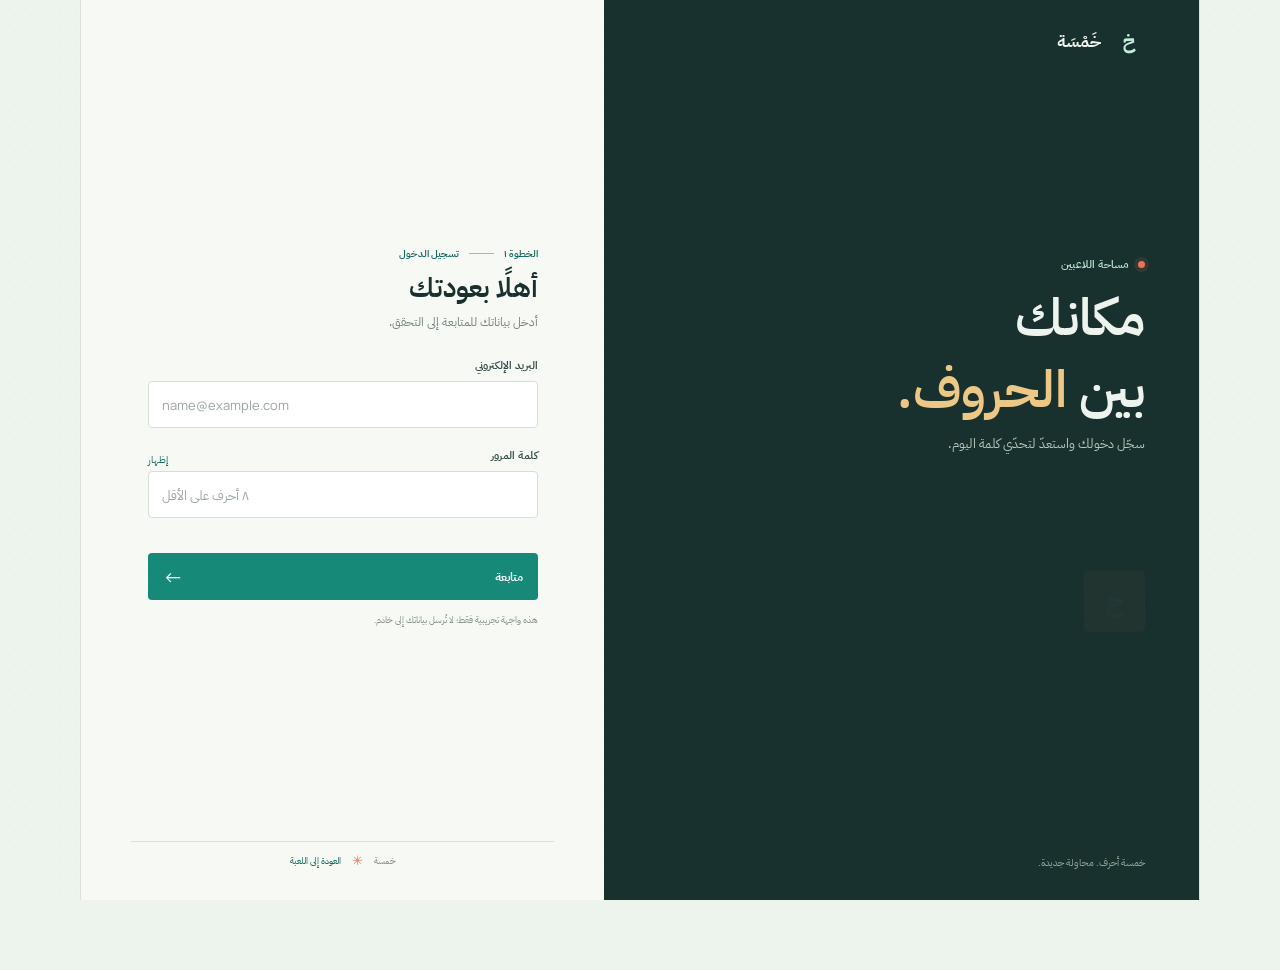
<file: index.html>
<!DOCTYPE html>
<html lang="ar" dir="rtl">
<head>
    <meta charset="UTF-8">
    <meta name="viewport" content="width=device-width, initial-scale=1">
    <meta http-equiv="refresh" content="0; url=login.htm">
    <title>خمسة | تحدّي الكلمات العربي</title>
</head>
<body>
    <p>جارٍ فتح صفحة تسجيل الدخول... <a href="login.htm">اضغط هنا إذا لم تفتح تلقائيًا</a></p>
</body>
</html>
</file>
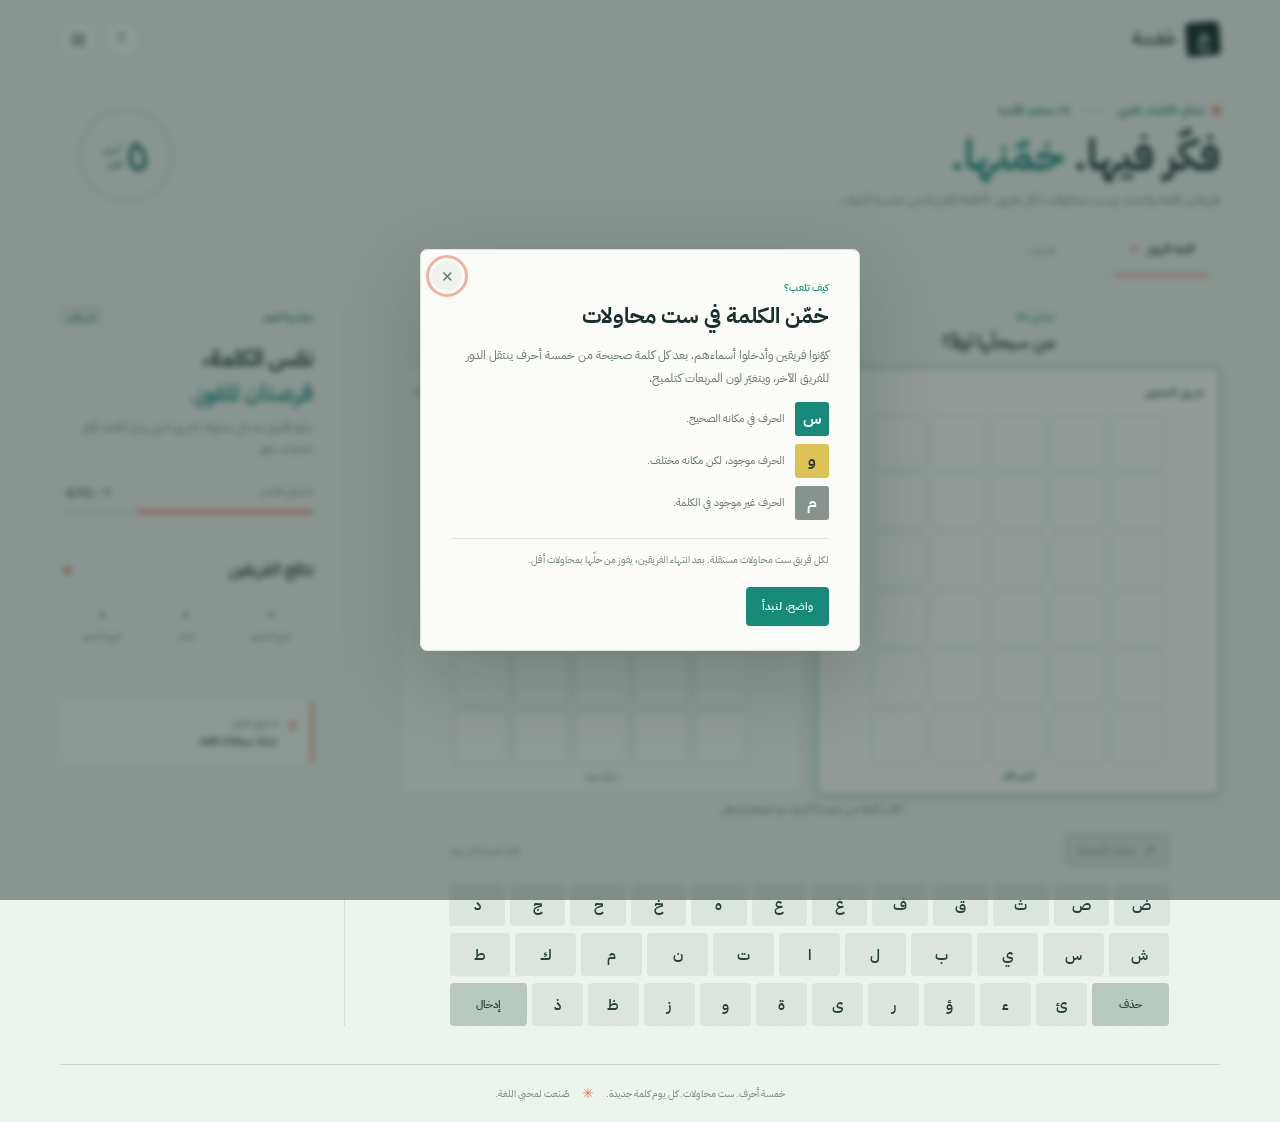
<file: inex.htm>
<!DOCTYPE html>
<html lang="ar" dir="rtl">
<head>
    <meta charset="UTF-8">
    <meta name="viewport" content="width=device-width, initial-scale=1">
    <meta name="theme-color" content="#edf3ed">
    <meta name="description" content="خمسة: تحدّي الكلمات العربي اليومي. خمن الكلمة في ست محاولات وشارك نتيجتك.">
    <title>خمسة | تحدّي الكلمات العربي</title>
    <link rel="stylesheet" href="kalima.css">
</head>
<body>
    <div class="app-shell">
        <header class="topbar">
            <a class="wordmark" href="#top" aria-label="خمسة، الرئيسية"><span class="wordmark-tile">خ</span><span>خَمْسَة</span></a>
            <div class="top-actions">
                <button class="icon-button" id="helpButton" type="button" aria-label="طريقة اللعب" title="طريقة اللعب"><span aria-hidden="true">؟</span></button>
                <button class="icon-button" id="statsButton" type="button" aria-label="إحصاءاتي" title="إحصاءاتي"><span aria-hidden="true">▤</span></button>
            </div>
        </header>

        <main id="top">
            <section class="intro">
                <div class="intro-copy">
                    <p class="eyebrow"><span class="today-dot"></span> تحدّي الكلمات العربي <span class="eyebrow-rule"></span><span id="dateLabel"></span></p>
                    <h1>فكّر فيها. <em>خمّنها.</em></h1>
                    <p class="intro-subtitle">فريقان، كلمة واحدة، وست محاولات لكل فريق. الكلمة العربية من خمسة أحرف.</p>
                </div>
                <div class="intro-stamp" aria-hidden="true"><span>٥</span><small>أحرف<br>فقط</small></div>
            </section>

            <nav class="mode-switch" aria-label="نوع التحدي">
                <button class="mode-tab is-active" id="dailyTab" type="button" aria-pressed="true">كلمة اليوم <span class="tab-spark">✳</span></button>
                <button class="mode-tab" id="practiceTab" type="button" aria-pressed="false">تدريب</button>
            </nav>

            <div class="play-layout">
                <section class="puzzle-area" aria-label="لوحة التخمين">
                    <div class="puzzle-heading">
                         <div><span class="section-index" id="challengeIndex">تحدّي اليوم</span><h2 id="challengeTitle">من سيحلّها أولاً؟</h2></div>
                        <div class="attempt-counter"><strong id="turnLabel">الفريق ١</strong><small>الدور الآن</small></div>
                    </div>

                    <div class="team-boards">
                        <section class="team-card is-active" id="teamCard0" aria-label="لوحة الفريق الأول">
                            <div class="team-heading"><label class="team-name-label" for="teamName0">الفريق الأول</label><input class="team-name-input" id="teamName0" maxlength="18" value="فريق الصقور" aria-label="اسم الفريق الأول"><span class="team-score" id="teamScore0">٠/٦</span></div>
                            <div class="board" id="board0" role="grid" aria-label="تخمينات الفريق الأول" aria-live="polite"></div>
                            <p class="team-result" id="teamResult0" aria-live="polite">ينتظر دوره</p>
                        </section>
                        <section class="team-card" id="teamCard1" aria-label="لوحة الفريق الثاني">
                            <div class="team-heading"><label class="team-name-label" for="teamName1">الفريق الثاني</label><input class="team-name-input" id="teamName1" maxlength="18" value="فريق النسور" aria-label="اسم الفريق الثاني"><span class="team-score" id="teamScore1">٠/٦</span></div>
                            <div class="board" id="board1" role="grid" aria-label="تخمينات الفريق الثاني" aria-live="polite"></div>
                            <p class="team-result" id="teamResult1" aria-live="polite">ينتظر دوره</p>
                        </section>
                    </div>
                    <p class="message-line" id="messageLine" aria-live="polite">اكتب كلمة من خمسة أحرف ثم اضغط إدخال.</p>

                    <div class="puzzle-actions">
                        <button class="share-button" id="shareButton" type="button" disabled><span aria-hidden="true">↗</span> شارك النتيجة</button>
                        <button class="reset-button" id="newPracticeButton" type="button" hidden>كلمة تدريب جديدة <span aria-hidden="true">↻</span></button>
                        <span class="daily-note" id="dailyNote">كلمة جديدة كل يوم</span>
                    </div>

                    <div class="keyboard" id="keyboard" aria-label="لوحة المفاتيح العربية"></div>
                </section>

                <aside class="side-rail">
                    <section class="daily-panel" aria-labelledby="dailyPanelTitle">
                        <div class="panel-topline"><span class="panel-kicker">مواجهة اليوم</span><span class="panel-mark">فريقان</span></div>
                        <h2 id="dailyPanelTitle">نفس الكلمة،<br><em>فرصتان للفوز.</em></h2>
                        <p>بدّلوا الأدوار بعد كل محاولة. الفريق الذي يحلّ الكلمة بأقل تخمينات يفوز.</p>
                        <div class="countdown-row"><span>التحدّي القادم</span><strong id="countdown">--:--:--</strong></div>
                        <div class="countdown-track"><span></span></div>
                    </section>

                    <section class="stats-panel" aria-labelledby="statsTitle">
                        <div class="rail-heading"><h2 id="statsTitle">نتائج الفريقين</h2><span class="streak-flame">✦</span></div>
                        <div class="stats-grid">
                            <div><strong id="winStat0">٠</strong><span id="teamLabel0">الصقور</span></div>
                            <div><strong id="tieStat">٠</strong><span>تعادل</span></div>
                            <div><strong id="winStat1">٠</strong><span id="teamLabel1">النسور</span></div>
                        </div>
                        <div class="distribution-title" id="playedStat">٠ مواجهات مكتملة</div>
                    </section>

                    <div class="community-note"><span class="community-mark">✳</span><p>لا حرق للحل.<br><strong>شارك مربعاتك فقط.</strong></p></div>
                </aside>
            </div>
        </main>

        <footer class="page-footer"><span>خمسة أحرف. ست محاولات. كل يوم كلمة جديدة.</span><span class="footer-asterisk">✳</span><span>صُنعت لمحبي اللغة.</span></footer>
    </div>

    <div class="toast" id="toast" role="status" aria-live="polite"></div>

    <dialog class="info-dialog" id="helpDialog">
        <form method="dialog"><button class="dialog-close" aria-label="إغلاق">×</button></form>
        <p class="dialog-eyebrow">كيف تلعب؟</p>
        <h2>خمّن الكلمة في ست محاولات</h2>
        <p>كوّنوا فريقين وأدخلوا أسماءهم. بعد كل كلمة صحيحة من خمسة أحرف ينتقل الدور للفريق الآخر، ويتغيّر لون المربعات كتلميح.</p>
        <div class="example-row"><span class="example-tile is-correct">س</span><p>الحرف في مكانه الصحيح.</p></div>
        <div class="example-row"><span class="example-tile is-present">و</span><p>الحرف موجود، لكن مكانه مختلف.</p></div>
        <div class="example-row"><span class="example-tile is-absent">م</span><p>الحرف غير موجود في الكلمة.</p></div>
        <p class="dialog-footnote">لكل فريق ست محاولات مستقلة. بعد انتهاء الفريقين، يفوز من حلّها بمحاولات أقل.</p>
        <form method="dialog"><button class="dialog-primary">واضح، لنبدأ</button></form>
    </dialog>

    <dialog class="info-dialog stats-dialog" id="statsDialog">
        <form method="dialog"><button class="dialog-close" aria-label="إغلاق">×</button></form>
        <p class="dialog-eyebrow">نتائج المواجهات</p>
        <h2>أيّ فريق يتقدّم؟</h2>
        <div class="modal-stats"><div><strong id="modalWins0">٠</strong><span>الصقور</span></div><div><strong id="modalTies">٠</strong><span>تعادل</span></div><div><strong id="modalWins1">٠</strong><span>النسور</span></div></div>
        <p class="dialog-footnote" id="statsMessage">ابدأوا أول مواجهة وسجّلوا أسماء الفريقين.</p>
        <form method="dialog"><button class="dialog-primary">عودة للعبة</button></form>
    </dialog>

    <script>
        (() => {
            const solutions = ['مدرسة', 'سيارة', 'حكاية', 'مدينة', 'بحيرة', 'سعادة', 'رسالة', 'حديقة', 'منارة', 'رحالة', 'مطرقة', 'قافلة', 'سحابة', 'مكتبة', 'بداية', 'نهاية', 'مسافة', 'فراشة', 'عائلة', 'شجاعة', 'صندوق', 'ميدان', 'أحلام', 'أنغام', 'رياضة', 'مفتاح', 'مركبة', 'دراجة', 'سفينة', 'أميرة', 'عصفور', 'تعليم', 'تفاحة', 'تاريخ', 'كتابة', 'نظارة', 'بستان', 'عنوان', 'تجربة', 'مغامر', 'أسلوب', 'مراحل', 'أوقات', 'مناظر', 'مشوار', 'ألوان', 'أفكار', 'طبيعة', 'تعاون', 'منافس', 'مقدار', 'تغيير', 'تفكير', 'مشاهد', 'تمرين', 'أدوات', 'طيارة', 'قريبة', 'جريمة', 'سريعة', 'مميزة', 'أنيقة', 'حقيقة', 'مسؤول', 'مكتشف', 'مستقبل', 'مناسبة', 'مشاركة', 'متحفز', 'مشاعر', 'ملعقة', 'كراسة', 'بوصلة', 'مرجان', 'مخزون', 'أسرار', 'أجراس', 'حروف', 'مبدعة', 'مغارة', 'فريدة', 'واسعة', 'مضيئة', 'عميقة', 'حمراء', 'خضراء', 'زرقاء', 'خاطرة', 'قصيدة', 'مقالة', 'حكومة', 'سريعة', 'مركاز'];
            const extraWords = ['اجتماع', 'ابتكار', 'اختيار', 'اقتراح', 'اكتشاف', 'استراحة', 'استفادة', 'اعتذار', 'انتظار', 'انطلاق', 'انتصار', 'انتباه', 'انخفاض', 'ارتفاع', 'احتمال', 'احترام', 'اقتصاد', 'التزام', 'احتفال', 'برمجة', 'بطولة', 'بشارة', 'بصيرة', 'تحديات', 'تجارب', 'تراث', 'تساؤل', 'تسلسل', 'تطوير', 'تصميم', 'تنظيم', 'توازن', 'تفاصيل', 'تلخيص', 'ثقافة', 'جمهور', 'جامعة', 'جداول', 'جائزة', 'جسارة', 'جغرافيا', 'جمهرة', 'حضور', 'حقيقة', 'حيوية', 'خريطة', 'خليفة', 'ذكيّة', 'رائعة', 'رحلات', 'رواية', 'زيارة', 'زخرفة', 'ساحرة', 'سريعة', 'شاعر', 'شوارع', 'صناعة', 'صورة', 'ضيافة', 'طائرة', 'عاصمة', 'عبارة', 'عتيقة', 'غريبة', 'فكرة', 'فريق', 'فواكه', 'قانون', 'قراءة', 'قصة', 'قواعد', 'كتابة', 'لعبة', 'لغة', 'لياقة', 'مجتمع', 'مجموعة', 'محتوى', 'مخرج', 'مدارس', 'مدونة', 'مركز', 'مسابقة', 'مسافر', 'مسرح', 'مشروع', 'مصدر', 'معرفة', 'مفردات', 'مكتوب', 'ملعب', 'موسيقى', 'نشيط', 'نشاط', 'نظام', 'واجهة', 'وسيلة'];
            const normalize = value => value.normalize('NFC').replace(/[\u064B-\u065F\u0670\u0640]/g, '').replace(/[أإآٱ]/g, 'ا').replace(/ى/g, 'ي');
            const answerList = [...new Set([...solutions, ...extraWords].map(normalize).filter(word => Array.from(word).length === 5))];
            const validGuess = word => /^[\u0621-\u064A]{5}$/.test(word);
            const keyboardRows = ['ض ص ث ق ف غ ع ه خ ح ج د', 'ش س ي ب ل ا ت ن م ك ط', 'ئ ء ؤ ر ى ة و ز ظ ذ'];
            const dateKey = new Date().toISOString().slice(0, 10);
            const dayNumber = Math.floor(Date.now() / 86400000);
            const dailyAnswer = answerList[dayNumber % answerList.length];
            const dailyStorageKey = `khamsa-daily-${dateKey}`;
            const statisticsKey = 'khamsa-team-stats-v1';
            const boards = [document.getElementById('board0'), document.getElementById('board1')];
            const keyboard = document.getElementById('keyboard');
            const messageLine = document.getElementById('messageLine');
            const attemptCount = document.getElementById('attemptCount');
            const shareButton = document.getElementById('shareButton');
            const newPracticeButton = document.getElementById('newPracticeButton');
            const toast = document.getElementById('toast');
            const glyph = value => Array.from(value);
            const arabicDigits = value => String(value).replace(/[0-9]/g, digit => '٠١٢٣٤٥٦٧٨٩'[Number(digit)]);
            let mode = 'daily';
            let practiceAnswer = '';
            let teams = [0, 1].map(index => ({
                name: localStorage.getItem(`khamsa-team-name-${index}`) || (index === 0 ? 'فريق الصقور' : 'فريق النسور'),
                guesses: [],
                input: '',
                solved: false
            }));
            let activeTeam = 0;
            let finished = false;
            let winner = null;
            let locked = false;
            let currentInput = '';
            let toastTimeout;
            let gameStats = loadStats();
            const keyboardState = new Map();

            function loadStats() {
                try {
                    return JSON.parse(localStorage.getItem(statisticsKey)) || { played: 0, wins: [0, 0], ties: 0 };
                } catch {
                    return { played: 0, wins: [0, 0], ties: 0 };
                }
            }

            function currentAnswer() {
                return mode === 'daily' ? dailyAnswer : practiceAnswer;
            }

            function loadDaily() {
                try {
                    const saved = JSON.parse(localStorage.getItem(dailyStorageKey));
                    if (saved && Array.isArray(saved.teams)) {
                        teams.forEach((team, index) => {
                            team.guesses = (saved.teams[index]?.guesses || []).slice(0, 6).filter(validGuess);
                            team.solved = team.guesses.at(-1) === dailyAnswer;
                        });
                        activeTeam = saved.activeTeam === 1 ? 1 : 0;
                        finished = Boolean(saved.finished);
                        winner = saved.winner ?? null;
                    } else {
                        teams.forEach(team => { team.guesses = []; team.input = ''; team.solved = false; });
                        activeTeam = 0;
                        finished = false;
                        winner = null;
                    }
                } catch {
                    teams.forEach(team => { team.guesses = []; team.input = ''; team.solved = false; });
                    activeTeam = 0;
                    finished = false;
                    winner = null;
                }
                renderBoard();
                renderKeyboard();
                updateGameLabels();
            }

            function saveDaily() {
                if (mode === 'daily') localStorage.setItem(dailyStorageKey, JSON.stringify({ teams: teams.map(team => ({ guesses: team.guesses })), activeTeam, finished, winner }));
            }

            function makeBoard() {
                boards.forEach(board => {
                    board.replaceChildren();
                    for (let row = 0; row < 6; row++) {
                        const rowElement = document.createElement('div');
                        rowElement.className = 'guess-row';
                        rowElement.setAttribute('role', 'row');
                        for (let column = 0; column < 5; column++) {
                            const tile = document.createElement('div');
                            tile.className = 'tile';
                            tile.setAttribute('role', 'gridcell');
                            rowElement.append(tile);
                        }
                        board.append(rowElement);
                    }
                });
            }

            function makeKeyboard() {
                keyboard.replaceChildren();
                keyboardRows.forEach((letters, rowIndex) => {
                    const row = document.createElement('div');
                    row.className = 'key-row';
                    if (rowIndex === 2) row.append(makeKey('Backspace', 'حذف', 'key-delete'));
                    glyph(letters.replaceAll(' ', '')).forEach(letter => row.append(makeKey(letter, letter, '')));
                    if (rowIndex === 2) row.append(makeKey('Enter', 'إدخال', 'key-enter'));
                    keyboard.append(row);
                });
            }

            function makeKey(value, label, className) {
                const button = document.createElement('button');
                button.type = 'button';
                button.className = `key ${className}`.trim();
                button.textContent = label;
                button.setAttribute('aria-label', value === 'Backspace' ? 'حذف آخر حرف' : value === 'Enter' ? 'إدخال الكلمة' : `حرف ${label}`);
                button.dataset.key = value;
                button.addEventListener('click', () => handleKey(value));
                return button;
            }

            function renderBoard() {
                boards.forEach((board, teamIndex) => {
                    board.querySelectorAll('.guess-row').forEach((row, rowIndex) => {
                        const tiles = row.querySelectorAll('.tile');
                        const team = teams[teamIndex];
                        const guess = team.guesses[rowIndex];
                        const active = teamIndex === activeTeam && rowIndex === team.guesses.length && !finished;
                        const letters = guess ? glyph(guess) : active ? glyph(team.input) : [];
                        const marks = guess ? scoreGuess(guess, currentAnswer()) : [];
                        tiles.forEach((tile, columnIndex) => {
                            tile.className = 'tile';
                            const letter = letters[columnIndex] || '';
                            tile.textContent = letter;
                            if (letter) tile.classList.add('has-letter');
                            if (guess) {
                                tile.classList.add(`is-${marks[columnIndex]}`);
                                tile.style.setProperty('--reveal-delay', `${columnIndex * 90}ms`);
                                tile.setAttribute('aria-label', `${letter}: ${marks[columnIndex] === 'correct' ? 'مكان صحيح' : marks[columnIndex] === 'present' ? 'موجود في الكلمة' : 'غير موجود'}`);
                            } else {
                                tile.removeAttribute('aria-label');
                            }
                        });
                    });
                });
                updateTeamPanels();
            }

            function scoreGuess(guess, answer) {
                const letters = glyph(guess);
                const target = glyph(answer);
                const result = Array(5).fill('absent');
                const remaining = new Map();
                letters.forEach((letter, index) => {
                    if (letter === target[index]) result[index] = 'correct';
                    else remaining.set(target[index], (remaining.get(target[index]) || 0) + 1);
                });
                letters.forEach((letter, index) => {
                    if (result[index] === 'correct') return;
                    if ((remaining.get(letter) || 0) > 0) {
                        result[index] = 'present';
                        remaining.set(letter, remaining.get(letter) - 1);
                    }
                });
                return result;
            }

            function renderKeyboard() {
                const states = new Map();
                teams.forEach(team => {
                    team.guesses.forEach(guess => {
                        glyph(guess).forEach((letter, index) => {
                            const mark = scoreGuess(guess, currentAnswer())[index];
                            const rank = { absent: 1, present: 2, correct: 3 };
                            if (!states.has(letter) || rank[mark] > rank[states.get(letter)]) states.set(letter, mark);
                        });
                    });
                });
                keyboardState.clear();
                states.forEach((value, key) => keyboardState.set(key, value));
                keyboard.querySelectorAll('.key').forEach(button => {
                    button.classList.remove('is-correct', 'is-present', 'is-absent');
                    const state = keyboardState.get(normalize(button.dataset.key));
                    if (state) button.classList.add(`is-${state}`);
                });
            }

            function handleKey(key) {
                if (locked || finished || !isTeamActive(teams[activeTeam])) return;
                if (key === 'Enter') {
                    submitGuess();
                    return;
                }
                if (key === 'Backspace') {
                    teams[activeTeam].input = glyph(teams[activeTeam].input).slice(0, -1).join('');
                    renderBoard();
                    return;
                }
                const letter = normalize(key);
                if (/^[\u0621-\u064A]$/.test(letter) && glyph(teams[activeTeam].input).length < 5) {
                    teams[activeTeam].input += letter;
                    renderBoard();
                }
            }

            function submitGuess() {
                const team = teams[activeTeam];
                const guess = normalize(team.input);
                if (glyph(guess).length !== 5) {
                    showMessage('تحتاج الكلمة إلى خمسة أحرف.', 'error');
                    return;
                }
                if (!validGuess(guess)) {
                    showMessage('استخدم الحروف العربية فقط.', 'error');
                    return;
                }
                locked = true;
                team.guesses.push(guess);
                team.input = '';
                team.solved = guess === currentAnswer();
                const previousTeam = activeTeam;
                const nextTeam = previousTeam === 0 ? 1 : 0;
                activeTeam = isTeamActive(teams[nextTeam]) ? nextTeam : isTeamActive(teams[previousTeam]) ? previousTeam : nextTeam;
                finished = teams.every(candidate => !isTeamActive(candidate));
                if (finished) winner = getWinner();
                renderBoard();
                renderKeyboard();
                saveDaily();
                if (finished) {
                    if (mode === 'daily') recordDailyResult(winner);
                    shareButton.disabled = false;
                    if (mode === 'practice') newPracticeButton.hidden = false;
                }
                window.setTimeout(() => {
                    locked = false;
                    if (finished) showMessage(winner === null ? 'تعادل! لم يحلّها أيّ من الفريقين.' : `الفائز: ${teams[winner].name}!`, 'success');
                    else if (team.solved) showMessage(`${team.name} عرف الكلمة. أكمل الفريق الآخر للمقارنة.`, 'success');
                    else if (team.guesses.length === 6) showMessage(`${team.name} استنفد محاولاته. الدور للفريق الآخر.`, 'error');
                    else showMessage(`الدور الآن: ${teams[activeTeam].name}.`, '');
                    updateGameLabels();
                    updateStatistics();
                }, 610);
            }

            function isTeamActive(team) {
                return !team.solved && team.guesses.length < 6;
            }

            function getWinner() {
                const [first, second] = teams;
                if (first.solved && second.solved) {
                    if (first.guesses.length === second.guesses.length) return null;
                    return first.guesses.length < second.guesses.length ? 0 : 1;
                }
                if (first.solved) return 0;
                if (second.solved) return 1;
                return null;
            }

            function recordDailyResult(winningTeam) {
                if (localStorage.getItem(`khamsa-result-${dateKey}`)) return;
                gameStats.played += 1;
                if (winningTeam === null) gameStats.ties += 1;
                else gameStats.wins[winningTeam] += 1;
                localStorage.setItem(statisticsKey, JSON.stringify(gameStats));
                localStorage.setItem(`khamsa-result-${dateKey}`, winningTeam === null ? 'tie' : String(winningTeam));
            }

            function updateGameLabels() {
                const isDaily = mode === 'daily';
                document.getElementById('challengeIndex').textContent = isDaily ? `تحدّي ${arabicDigits(dayNumber % 1000)}` : 'وضع التدريب';
                document.getElementById('challengeTitle').textContent = finished ? winner === null ? 'انتهت المواجهة بالتعادل' : `فاز ${teams[winner].name}` : 'من سيحلّها أولاً؟';
                document.getElementById('dailyNote').textContent = isDaily ? 'كلمة جديدة كل يوم' : 'تدرّب على راحتك';
                shareButton.disabled = !finished;
                newPracticeButton.hidden = isDaily;
                document.getElementById('dailyTab').classList.toggle('is-active', isDaily);
                document.getElementById('dailyTab').setAttribute('aria-pressed', String(isDaily));
                document.getElementById('practiceTab').classList.toggle('is-active', !isDaily);
                document.getElementById('practiceTab').setAttribute('aria-pressed', String(!isDaily));
                updateTeamPanels();
                if (finished && winner !== null) showMessage(`الفائز: ${teams[winner].name}! الكلمة: «${glyph(currentAnswer()).join('')}».`, 'success');
                else if (finished) showMessage(`تعادل! الكلمة كانت «${glyph(currentAnswer()).join('')}».`, 'error');
                else if (!teams.some(team => team.guesses.length)) {
                    showMessage('اكتب كلمة من خمسة أحرف ثم اضغط إدخال.', '');
                } else {
                    showMessage(`الدور الآن: ${teams[activeTeam].name}.`, '');
                }
            }

            function updateTeamPanels() {
                teams.forEach((team, index) => {
                    const nameInput = document.getElementById(`teamName${index}`);
                    nameInput.value = team.name;
                    document.getElementById(`teamCard${index}`).classList.toggle('is-active', !finished && index === activeTeam && isTeamActive(team));
                    document.getElementById(`teamScore${index}`).textContent = `${arabicDigits(team.guesses.length)}/٦`;
                    const result = document.getElementById(`teamResult${index}`);
                    if (finished) result.textContent = winner === index ? 'الفائز بالمواجهة' : winner === null ? 'تعادل' : 'انتهت المواجهة';
                    else if (team.solved) result.textContent = `حلّها في ${arabicDigits(team.guesses.length)} محاولات`;
                    else if (team.guesses.length === 6) result.textContent = 'انتهت المحاولات';
                    else result.textContent = index === activeTeam ? 'الدور الآن' : 'ينتظر دوره';
                });
                document.getElementById('turnLabel').textContent = finished ? winner === null ? 'تعادل' : `فريق ${arabicDigits(winner + 1)}` : `فريق ${arabicDigits(activeTeam + 1)}`;
            }

            function setMode(nextMode) {
                if (mode === nextMode) return;
                mode = nextMode;
                if (mode === 'daily') {
                    loadDaily();
                } else {
                    practiceAnswer = answerList[Math.floor(Math.random() * answerList.length)];
                    teams.forEach(team => { team.guesses = []; team.input = ''; team.solved = false; });
                    activeTeam = 0;
                    finished = false;
                    winner = null;
                    renderBoard();
                    renderKeyboard();
                    updateGameLabels();
                }
                updateGameLabels();
            }

            function startNewPractice() {
                practiceAnswer = answerList[Math.floor(Math.random() * answerList.length)];
                teams.forEach(team => { team.guesses = []; team.input = ''; team.solved = false; });
                activeTeam = 0;
                finished = false;
                winner = null;
                renderBoard();
                renderKeyboard();
                updateGameLabels();
            }

            function makeShareText() {
                const challenge = mode === 'daily' ? `خمسة ${dayNumber % 1000}` : 'خمسة تدريب';
                const results = teams.map(team => {
                    const score = team.solved ? arabicDigits(team.guesses.length) : 'X';
                    const rows = team.guesses.map(guess => scoreGuess(guess, currentAnswer()).map(mark => mark === 'correct' ? '🟩' : mark === 'present' ? '🟨' : '⬛').join('')).join('\n');
                    return `${team.name} ${score}/6\n${rows}`;
                }).join('\n\n');
                const outcome = winner === null ? 'تعادل' : `الفائز: ${teams[winner].name}`;
                return `${challenge}\n${outcome}\n\n${results}\n\nخمسة | تحدّي الكلمات بين فريقين`;
            }

            async function shareResult() {
                if (!finished) return;
                const result = makeShareText();
                try {
                    await navigator.clipboard.writeText(result);
                    showToast('تم نسخ نتيجتك. شاركها مع أصدقائك!');
                } catch {
                    const field = document.createElement('textarea');
                    field.value = result;
                    field.setAttribute('readonly', '');
                    field.className = 'copy-buffer';
                    document.body.append(field);
                    field.select();
                    const copied = document.execCommand('copy');
                    field.remove();
                    showToast(copied ? 'تم نسخ نتيجتك. شاركها مع أصدقائك!' : result.replaceAll('\n', ' '));
                }
            }

            function showMessage(text, kind) {
                messageLine.textContent = text;
                messageLine.className = `message-line ${kind}`.trim();
            }

            function showToast(text) {
                toast.textContent = text;
                toast.classList.add('is-visible');
                window.clearTimeout(toastTimeout);
                toastTimeout = window.setTimeout(() => toast.classList.remove('is-visible'), 2600);
            }

            function updateStatistics() {
                document.getElementById('playedStat').textContent = arabicDigits(gameStats.played);
                document.getElementById('winStat0').textContent = arabicDigits(gameStats.wins[0]);
                document.getElementById('winStat1').textContent = arabicDigits(gameStats.wins[1]);
                document.getElementById('tieStat').textContent = arabicDigits(gameStats.ties);
                document.getElementById('teamLabel0').textContent = teams[0].name;
                document.getElementById('teamLabel1').textContent = teams[1].name;
                document.getElementById('modalWins0').textContent = arabicDigits(gameStats.wins[0]);
                document.getElementById('modalWins1').textContent = arabicDigits(gameStats.wins[1]);
                document.getElementById('modalTies').textContent = arabicDigits(gameStats.ties);
                document.getElementById('statsMessage').textContent = gameStats.played ? `اكتملت ${arabicDigits(gameStats.played)} مواجهات بين الفريقين.` : 'ابدأوا أول مواجهة وسجّلوا أسماء الفريقين.';
            }

            function updateCountdown() {
                const now = new Date();
                const next = new Date(Date.UTC(now.getUTCFullYear(), now.getUTCMonth(), now.getUTCDate() + 1));
                const remaining = Math.max(0, next - now);
                const hours = Math.floor(remaining / 3600000);
                const minutes = Math.floor(remaining % 3600000 / 60000);
                const seconds = Math.floor(remaining % 60000 / 1000);
                document.getElementById('countdown').textContent = `${arabicDigits(String(hours).padStart(2, '0'))}:${arabicDigits(String(minutes).padStart(2, '0'))}:${arabicDigits(String(seconds).padStart(2, '0'))}`;
            }

            document.addEventListener('keydown', event => {
                if (event.ctrlKey || event.metaKey || event.altKey || document.querySelector('dialog[open]') || event.target.matches('.team-name-input')) return;
                if (event.key === 'Enter' || event.key === 'Backspace') {
                    event.preventDefault();
                    handleKey(event.key);
                } else if (glyph(event.key).length === 1 && /^[\u0621-\u064A]$/.test(normalize(event.key))) {
                    event.preventDefault();
                    handleKey(event.key);
                }
            });

            document.getElementById('dailyTab').addEventListener('click', () => setMode('daily'));
            document.getElementById('practiceTab').addEventListener('click', () => setMode('practice'));
            document.getElementById('newPracticeButton').addEventListener('click', startNewPractice);
            shareButton.addEventListener('click', shareResult);
            document.getElementById('helpButton').addEventListener('click', () => document.getElementById('helpDialog').showModal());
            document.getElementById('statsButton').addEventListener('click', () => document.getElementById('statsDialog').showModal());
            document.getElementById('dateLabel').textContent = new Intl.DateTimeFormat('ar-SA', { day: 'numeric', month: 'long' }).format(new Date());
            teams.forEach((team, index) => {
                const input = document.getElementById(`teamName${index}`);
                input.value = team.name;
                input.addEventListener('input', () => {
                    team.name = input.value.trim() || (index === 0 ? 'فريق الصقور' : 'فريق النسور');
                    localStorage.setItem(`khamsa-team-name-${index}`, team.name);
                    updateTeamPanels();
                    updateStatistics();
                });
            });

            makeBoard();
            makeKeyboard();
            loadDaily();
            updateStatistics();
            updateCountdown();
            window.setInterval(updateCountdown, 1000);
            if (!localStorage.getItem('khamsa-help-seen')) {
                window.setTimeout(() => {
                    document.getElementById('helpDialog').showModal();
                    localStorage.setItem('khamsa-help-seen', '1');
                }, 400);
            }
        })();
    </script>
</body>
</html>
</file>
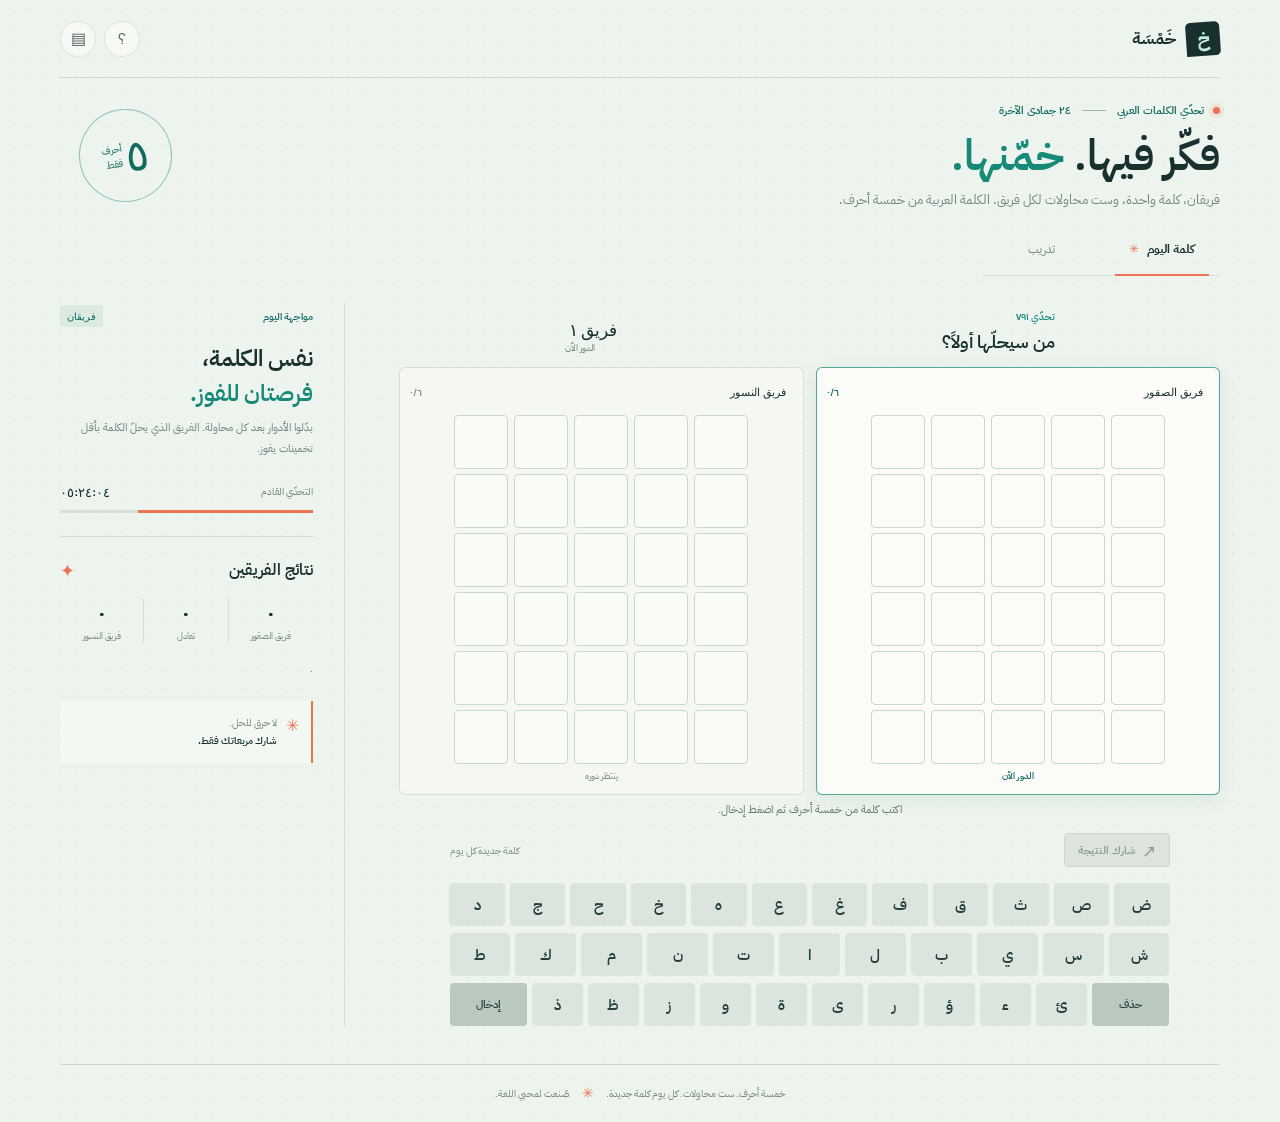
<file: kalima.htm>
<!DOCTYPE html>
<html lang="ar" dir="rtl">
<head>
    <meta charset="UTF-8">
    <meta name="viewport" content="width=device-width, initial-scale=1">
    <meta name="theme-color" content="#edf3ed">
    <meta name="description" content="خمسة: تحدّي الكلمات العربي اليومي. خمن الكلمة في ست محاولات وشارك نتيجتك.">
    <title>خمسة | تحدّي الكلمات العربي</title>
    <link rel="stylesheet" href="kalima.css">
</head>
<body>
    <div class="app-shell">
        <header class="topbar">
            <a class="wordmark" href="#top" aria-label="خمسة، الرئيسية"><span class="wordmark-tile">خ</span><span>خَمْسَة</span></a>
            <div class="top-actions">
                <button class="icon-button" id="helpButton" type="button" aria-label="طريقة اللعب" title="طريقة اللعب"><span aria-hidden="true">؟</span></button>
                <button class="icon-button" id="statsButton" type="button" aria-label="إحصاءاتي" title="إحصاءاتي"><span aria-hidden="true">▤</span></button>
            </div>
        </header>

        <main id="top">
            <section class="intro">
                <div class="intro-copy">
                    <p class="eyebrow"><span class="today-dot"></span> تحدّي الكلمات العربي <span class="eyebrow-rule"></span><span id="dateLabel"></span></p>
                    <h1>فكّر فيها. <em>خمّنها.</em></h1>
                    <p class="intro-subtitle">فريقان، كلمة واحدة، وست محاولات لكل فريق. الكلمة العربية من خمسة أحرف.</p>
                </div>
                <div class="intro-stamp" aria-hidden="true"><span>٥</span><small>أحرف<br>فقط</small></div>
            </section>

            <nav class="mode-switch" aria-label="نوع التحدي">
                <button class="mode-tab is-active" id="dailyTab" type="button" aria-pressed="true">كلمة اليوم <span class="tab-spark">✳</span></button>
                <button class="mode-tab" id="practiceTab" type="button" aria-pressed="false">تدريب</button>
            </nav>

            <div class="play-layout">
                <section class="puzzle-area" aria-label="لوحة التخمين">
                    <div class="puzzle-heading">
                        <div><span class="section-index" id="challengeIndex">تحدّي اليوم</span><h2 id="challengeTitle">من سيحلّها أولاً؟</h2></div>
                        <div class="attempt-counter"><strong id="turnLabel">الفريق ١</strong><small>الدور الآن</small></div>
                    </div>

                    <div class="team-boards">
                        <section class="team-card is-active" id="teamCard0" aria-label="لوحة الفريق الأول">
                            <div class="team-heading"><label class="team-name-label" for="teamName0">الفريق الأول</label><input class="team-name-input" id="teamName0" maxlength="18" value="فريق الصقور" aria-label="اسم الفريق الأول"><span class="team-score" id="teamScore0">٠/٦</span></div>
                            <div class="board" id="board0" role="grid" aria-label="تخمينات الفريق الأول" aria-live="polite"></div>
                            <p class="team-result" id="teamResult0" aria-live="polite">ينتظر دوره</p>
                        </section>
                        <section class="team-card" id="teamCard1" aria-label="لوحة الفريق الثاني">
                            <div class="team-heading"><label class="team-name-label" for="teamName1">الفريق الثاني</label><input class="team-name-input" id="teamName1" maxlength="18" value="فريق النسور" aria-label="اسم الفريق الثاني"><span class="team-score" id="teamScore1">٠/٦</span></div>
                            <div class="board" id="board1" role="grid" aria-label="تخمينات الفريق الثاني" aria-live="polite"></div>
                            <p class="team-result" id="teamResult1" aria-live="polite">ينتظر دوره</p>
                        </section>
                    </div>
                    <p class="message-line" id="messageLine" aria-live="polite">اكتب كلمة من خمسة أحرف ثم اضغط إدخال.</p>

                    <div class="puzzle-actions">
                        <button class="share-button" id="shareButton" type="button" disabled><span aria-hidden="true">↗</span> شارك النتيجة</button>
                        <button class="reset-button" id="newPracticeButton" type="button" hidden>كلمة تدريب جديدة <span aria-hidden="true">↻</span></button>
                        <span class="daily-note" id="dailyNote">كلمة جديدة كل يوم</span>
                    </div>

                    <div class="keyboard" id="keyboard" aria-label="لوحة المفاتيح العربية"></div>
                </section>

                <aside class="side-rail">
                    <section class="daily-panel" aria-labelledby="dailyPanelTitle">
                        <div class="panel-topline"><span class="panel-kicker">مواجهة اليوم</span><span class="panel-mark">فريقان</span></div>
                        <h2 id="dailyPanelTitle">نفس الكلمة،<br><em>فرصتان للفوز.</em></h2>
                        <p>بدّلوا الأدوار بعد كل محاولة. الفريق الذي يحلّ الكلمة بأقل تخمينات يفوز.</p>
                        <div class="countdown-row"><span>التحدّي القادم</span><strong id="countdown">--:--:--</strong></div>
                        <div class="countdown-track"><span></span></div>
                    </section>

                    <section class="stats-panel" aria-labelledby="statsTitle">
                        <div class="rail-heading"><h2 id="statsTitle">نتائج الفريقين</h2><span class="streak-flame">✦</span></div>
                        <div class="stats-grid">
                            <div><strong id="winStat0">٠</strong><span id="teamLabel0">الصقور</span></div>
                            <div><strong id="tieStat">٠</strong><span>تعادل</span></div>
                            <div><strong id="winStat1">٠</strong><span id="teamLabel1">النسور</span></div>
                        </div>
                        <div class="distribution-title" id="playedStat">٠ مواجهات مكتملة</div>
                    </section>

                    <div class="community-note"><span class="community-mark">✳</span><p>لا حرق للحل.<br><strong>شارك مربعاتك فقط.</strong></p></div>
                </aside>
            </div>
        </main>

        <footer class="page-footer"><span>خمسة أحرف. ست محاولات. كل يوم كلمة جديدة.</span><span class="footer-asterisk">✳</span><span>صُنعت لمحبي اللغة.</span></footer>
    </div>

    <div class="toast" id="toast" role="status" aria-live="polite"></div>

    <dialog class="info-dialog" id="helpDialog">
        <form method="dialog"><button class="dialog-close" aria-label="إغلاق">×</button></form>
        <p class="dialog-eyebrow">كيف تلعب؟</p>
        <h2>خمّن الكلمة في ست محاولات</h2>
        <p>كوّنوا فريقين وأدخلوا أسماءهم. بعد كل كلمة صحيحة من خمسة أحرف ينتقل الدور للفريق الآخر، ويتغيّر لون المربعات كتلميح.</p>
        <div class="example-row"><span class="example-tile is-correct">س</span><p>الحرف في مكانه الصحيح.</p></div>
        <div class="example-row"><span class="example-tile is-present">و</span><p>الحرف موجود، لكن مكانه مختلف.</p></div>
        <div class="example-row"><span class="example-tile is-absent">م</span><p>الحرف غير موجود في الكلمة.</p></div>
        <p class="dialog-footnote">لكل فريق ست محاولات مستقلة. بعد انتهاء الفريقين، يفوز من حلّها بمحاولات أقل.</p>
        <form method="dialog"><button class="dialog-primary">واضح، لنبدأ</button></form>
    </dialog>

    <dialog class="info-dialog stats-dialog" id="statsDialog">
        <form method="dialog"><button class="dialog-close" aria-label="إغلاق">×</button></form>
        <p class="dialog-eyebrow">نتائج المواجهات</p>
        <h2>أيّ فريق يتقدّم؟</h2>
        <div class="modal-stats"><div><strong id="modalWins0">٠</strong><span>الصقور</span></div><div><strong id="modalTies">٠</strong><span>تعادل</span></div><div><strong id="modalWins1">٠</strong><span>النسور</span></div></div>
        <p class="dialog-footnote" id="statsMessage">ابدأوا أول مواجهة وسجّلوا أسماء الفريقين.</p>
        <form method="dialog"><button class="dialog-primary">عودة للعبة</button></form>
    </dialog>

    <script>
        (() => {
            const solutions = ['مدرسة', 'سيارة', 'حكاية', 'مدينة', 'بحيرة', 'سعادة', 'رسالة', 'حديقة', 'منارة', 'رحالة', 'مطرقة', 'قافلة', 'سحابة', 'مكتبة', 'بداية', 'نهاية', 'مسافة', 'فراشة', 'عائلة', 'شجاعة', 'صندوق', 'ميدان', 'أحلام', 'أنغام', 'رياضة', 'مفتاح', 'مركبة', 'دراجة', 'سفينة', 'أميرة', 'عصفور', 'تعليم', 'تفاحة', 'تاريخ', 'كتابة', 'نظارة', 'بستان', 'عنوان', 'تجربة', 'مغامر', 'أسلوب', 'مراحل', 'أوقات', 'مناظر', 'مشوار', 'ألوان', 'أفكار', 'طبيعة', 'تعاون', 'منافس', 'مقدار', 'تغيير', 'تفكير', 'مشاهد', 'تمرين', 'أدوات', 'طيارة', 'قريبة', 'جريمة', 'سريعة', 'مميزة', 'أنيقة', 'حقيقة', 'مسؤول', 'مكتشف', 'مستقبل', 'مناسبة', 'مشاركة', 'متحفز', 'مشاعر', 'ملعقة', 'كراسة', 'بوصلة', 'مرجان', 'مخزون', 'أسرار', 'أجراس', 'حروف', 'مبدعة', 'مغارة', 'فريدة', 'واسعة', 'مضيئة', 'عميقة', 'حمراء', 'خضراء', 'زرقاء', 'خاطرة', 'قصيدة', 'مقالة', 'حكومة', 'سريعة', 'مركاز'];
            const extraWords = ['اجتماع', 'ابتكار', 'اختيار', 'اقتراح', 'اكتشاف', 'استراحة', 'استفادة', 'اعتذار', 'انتظار', 'انطلاق', 'انتصار', 'انتباه', 'انخفاض', 'ارتفاع', 'احتمال', 'احترام', 'اقتصاد', 'التزام', 'احتفال', 'برمجة', 'بطولة', 'بشارة', 'بصيرة', 'تحديات', 'تجارب', 'تراث', 'تساؤل', 'تسلسل', 'تطوير', 'تصميم', 'تنظيم', 'توازن', 'تفاصيل', 'تلخيص', 'ثقافة', 'جمهور', 'جامعة', 'جداول', 'جائزة', 'جسارة', 'جغرافيا', 'جمهرة', 'حضور', 'حقيقة', 'حيوية', 'خريطة', 'خليفة', 'ذكيّة', 'رائعة', 'رحلات', 'رواية', 'زيارة', 'زخرفة', 'ساحرة', 'سريعة', 'شاعر', 'شوارع', 'صناعة', 'صورة', 'ضيافة', 'طائرة', 'عاصمة', 'عبارة', 'عتيقة', 'غريبة', 'فكرة', 'فريق', 'فواكه', 'قانون', 'قراءة', 'قصة', 'قواعد', 'كتابة', 'لعبة', 'لغة', 'لياقة', 'مجتمع', 'مجموعة', 'محتوى', 'مخرج', 'مدارس', 'مدونة', 'مركز', 'مسابقة', 'مسافر', 'مسرح', 'مشروع', 'مصدر', 'معرفة', 'مفردات', 'مكتوب', 'ملعب', 'موسيقى', 'نشيط', 'نشاط', 'نظام', 'واجهة', 'وسيلة'];
            const normalize = value => value.normalize('NFC').replace(/[\u064B-\u065F\u0670\u0640]/g, '').replace(/[أإآٱ]/g, 'ا').replace(/ى/g, 'ي');
            const answerList = [...new Set([...solutions, ...extraWords].map(normalize).filter(word => Array.from(word).length === 5))];
            const validGuess = word => /^[\u0621-\u064A]{5}$/.test(word);
            const keyboardRows = ['ض ص ث ق ف غ ع ه خ ح ج د', 'ش س ي ب ل ا ت ن م ك ط', 'ئ ء ؤ ر ى ة و ز ظ ذ'];
            const dateKey = new Date().toISOString().slice(0, 10);
            const dayNumber = Math.floor(Date.now() / 86400000);
            const dailyAnswer = answerList[dayNumber % answerList.length];
            const dailyStorageKey = `khamsa-daily-${dateKey}`;
            const statisticsKey = 'khamsa-team-stats-v1';
            const boards = [document.getElementById('board0'), document.getElementById('board1')];
            const keyboard = document.getElementById('keyboard');
            const messageLine = document.getElementById('messageLine');
            const attemptCount = document.getElementById('attemptCount');
            const shareButton = document.getElementById('shareButton');
            const newPracticeButton = document.getElementById('newPracticeButton');
            const toast = document.getElementById('toast');
            const glyph = value => Array.from(value);
            const arabicDigits = value => String(value).replace(/[0-9]/g, digit => '٠١٢٣٤٥٦٧٨٩'[Number(digit)]);
            let mode = 'daily';
            let practiceAnswer = '';
            let teams = [0, 1].map(index => ({
                name: localStorage.getItem(`khamsa-team-name-${index}`) || (index === 0 ? 'فريق الصقور' : 'فريق النسور'),
                guesses: [],
                input: '',
                solved: false
            }));
            let activeTeam = 0;
            let finished = false;
            let winner = null;
            let locked = false;
            let currentInput = '';
            let toastTimeout;
            let gameStats = loadStats();
            const keyboardState = new Map();

            function loadStats() {
                try {
                    return JSON.parse(localStorage.getItem(statisticsKey)) || { played: 0, wins: [0, 0], ties: 0 };
                } catch {
                    return { played: 0, wins: [0, 0], ties: 0 };
                }
            }

            function currentAnswer() {
                return mode === 'daily' ? dailyAnswer : practiceAnswer;
            }

            function loadDaily() {
                try {
                    const saved = JSON.parse(localStorage.getItem(dailyStorageKey));
                    if (saved && Array.isArray(saved.teams)) {
                        teams.forEach((team, index) => {
                            team.guesses = (saved.teams[index]?.guesses || []).slice(0, 6).filter(validGuess);
                            team.solved = team.guesses.at(-1) === dailyAnswer;
                        });
                        activeTeam = saved.activeTeam === 1 ? 1 : 0;
                        finished = Boolean(saved.finished);
                        winner = saved.winner ?? null;
                    } else {
                        teams.forEach(team => { team.guesses = []; team.input = ''; team.solved = false; });
                        activeTeam = 0;
                        finished = false;
                        winner = null;
                    }
                } catch {
                    teams.forEach(team => { team.guesses = []; team.input = ''; team.solved = false; });
                    activeTeam = 0;
                    finished = false;
                    winner = null;
                }
                renderBoard();
                renderKeyboard();
                updateGameLabels();
            }

            function saveDaily() {
                if (mode === 'daily') localStorage.setItem(dailyStorageKey, JSON.stringify({ teams: teams.map(team => ({ guesses: team.guesses })), activeTeam, finished, winner }));
            }

            function makeBoard() {
                boards.forEach(board => {
                    board.replaceChildren();
                    for (let row = 0; row < 6; row++) {
                        const rowElement = document.createElement('div');
                        rowElement.className = 'guess-row';
                        rowElement.setAttribute('role', 'row');
                        for (let column = 0; column < 5; column++) {
                            const tile = document.createElement('div');
                            tile.className = 'tile';
                            tile.setAttribute('role', 'gridcell');
                            rowElement.append(tile);
                        }
                        board.append(rowElement);
                    }
                });
            }

            function makeKeyboard() {
                keyboard.replaceChildren();
                keyboardRows.forEach((letters, rowIndex) => {
                    const row = document.createElement('div');
                    row.className = 'key-row';
                    if (rowIndex === 2) row.append(makeKey('Backspace', 'حذف', 'key-delete'));
                    glyph(letters.replaceAll(' ', '')).forEach(letter => row.append(makeKey(letter, letter, '')));
                    if (rowIndex === 2) row.append(makeKey('Enter', 'إدخال', 'key-enter'));
                    keyboard.append(row);
                });
            }

            function makeKey(value, label, className) {
                const button = document.createElement('button');
                button.type = 'button';
                button.className = `key ${className}`.trim();
                button.textContent = label;
                button.setAttribute('aria-label', value === 'Backspace' ? 'حذف آخر حرف' : value === 'Enter' ? 'إدخال الكلمة' : `حرف ${label}`);
                button.dataset.key = value;
                button.addEventListener('click', () => handleKey(value));
                return button;
            }

            function renderBoard() {
                boards.forEach((board, teamIndex) => {
                    board.querySelectorAll('.guess-row').forEach((row, rowIndex) => {
                        const tiles = row.querySelectorAll('.tile');
                        const team = teams[teamIndex];
                        const guess = team.guesses[rowIndex];
                        const active = teamIndex === activeTeam && rowIndex === team.guesses.length && !finished;
                        const letters = guess ? glyph(guess) : active ? glyph(team.input) : [];
                        const marks = guess ? scoreGuess(guess, currentAnswer()) : [];
                        tiles.forEach((tile, columnIndex) => {
                            tile.className = 'tile';
                            const letter = letters[columnIndex] || '';
                            tile.textContent = letter;
                            if (letter) tile.classList.add('has-letter');
                            if (guess) {
                                tile.classList.add(`is-${marks[columnIndex]}`);
                                tile.style.setProperty('--reveal-delay', `${columnIndex * 90}ms`);
                                tile.setAttribute('aria-label', `${letter}: ${marks[columnIndex] === 'correct' ? 'مكان صحيح' : marks[columnIndex] === 'present' ? 'موجود في الكلمة' : 'غير موجود'}`);
                            } else {
                                tile.removeAttribute('aria-label');
                            }
                        });
                    });
                });
                updateTeamPanels();
            }

            function scoreGuess(guess, answer) {
                const letters = glyph(guess);
                const target = glyph(answer);
                const result = Array(5).fill('absent');
                const remaining = new Map();
                letters.forEach((letter, index) => {
                    if (letter === target[index]) result[index] = 'correct';
                    else remaining.set(target[index], (remaining.get(target[index]) || 0) + 1);
                });
                letters.forEach((letter, index) => {
                    if (result[index] === 'correct') return;
                    if ((remaining.get(letter) || 0) > 0) {
                        result[index] = 'present';
                        remaining.set(letter, remaining.get(letter) - 1);
                    }
                });
                return result;
            }

            function renderKeyboard() {
                const states = new Map();
                teams.forEach(team => {
                    team.guesses.forEach(guess => {
                        glyph(guess).forEach((letter, index) => {
                            const mark = scoreGuess(guess, currentAnswer())[index];
                            const rank = { absent: 1, present: 2, correct: 3 };
                            if (!states.has(letter) || rank[mark] > rank[states.get(letter)]) states.set(letter, mark);
                        });
                    });
                });
                keyboardState.clear();
                states.forEach((value, key) => keyboardState.set(key, value));
                keyboard.querySelectorAll('.key').forEach(button => {
                    button.classList.remove('is-correct', 'is-present', 'is-absent');
                    const state = keyboardState.get(normalize(button.dataset.key));
                    if (state) button.classList.add(`is-${state}`);
                });
            }

            function handleKey(key) {
                if (locked || finished || !isTeamActive(teams[activeTeam])) return;
                if (key === 'Enter') {
                    submitGuess();
                    return;
                }
                if (key === 'Backspace') {
                    teams[activeTeam].input = glyph(teams[activeTeam].input).slice(0, -1).join('');
                    renderBoard();
                    return;
                }
                const letter = normalize(key);
                if (/^[\u0621-\u064A]$/.test(letter) && glyph(teams[activeTeam].input).length < 5) {
                    teams[activeTeam].input += letter;
                    renderBoard();
                }
            }

            function submitGuess() {
                const team = teams[activeTeam];
                const guess = normalize(team.input);
                if (glyph(guess).length !== 5) {
                    showMessage('تحتاج الكلمة إلى خمسة أحرف.', 'error');
                    return;
                }
                if (!validGuess(guess)) {
                    showMessage('استخدم الحروف العربية فقط.', 'error');
                    return;
                }
                locked = true;
                team.guesses.push(guess);
                team.input = '';
                team.solved = guess === currentAnswer();
                const previousTeam = activeTeam;
                const nextTeam = previousTeam === 0 ? 1 : 0;
                activeTeam = isTeamActive(teams[nextTeam]) ? nextTeam : isTeamActive(teams[previousTeam]) ? previousTeam : nextTeam;
                finished = teams.every(candidate => !isTeamActive(candidate));
                if (finished) winner = getWinner();
                renderBoard();
                renderKeyboard();
                saveDaily();
                if (finished) {
                    if (mode === 'daily') recordDailyResult(winner);
                    shareButton.disabled = false;
                    if (mode === 'practice') newPracticeButton.hidden = false;
                }
                window.setTimeout(() => {
                    locked = false;
                    if (finished) showMessage(winner === null ? 'تعادل! لم يحلّها أيّ من الفريقين.' : `الفائز: ${teams[winner].name}!`, 'success');
                    else if (team.solved) showMessage(`${team.name} عرف الكلمة. أكمل الفريق الآخر للمقارنة.`, 'success');
                    else if (team.guesses.length === 6) showMessage(`${team.name} استنفد محاولاته. الدور للفريق الآخر.`, 'error');
                    else showMessage(`الدور الآن: ${teams[activeTeam].name}.`, '');
                    updateGameLabels();
                    updateStatistics();
                }, 610);
            }

            function isTeamActive(team) {
                return !team.solved && team.guesses.length < 6;
            }

            function getWinner() {
                const [first, second] = teams;
                if (first.solved && second.solved) {
                    if (first.guesses.length === second.guesses.length) return null;
                    return first.guesses.length < second.guesses.length ? 0 : 1;
                }
                if (first.solved) return 0;
                if (second.solved) return 1;
                return null;
            }

            function recordDailyResult(winningTeam) {
                if (localStorage.getItem(`khamsa-result-${dateKey}`)) return;
                gameStats.played += 1;
                if (winningTeam === null) gameStats.ties += 1;
                else gameStats.wins[winningTeam] += 1;
                localStorage.setItem(statisticsKey, JSON.stringify(gameStats));
                localStorage.setItem(`khamsa-result-${dateKey}`, winningTeam === null ? 'tie' : String(winningTeam));
            }

            function updateGameLabels() {
                const isDaily = mode === 'daily';
                document.getElementById('challengeIndex').textContent = isDaily ? `تحدّي ${arabicDigits(dayNumber % 1000)}` : 'وضع التدريب';
                document.getElementById('challengeTitle').textContent = finished ? winner === null ? 'انتهت المواجهة بالتعادل' : `فاز ${teams[winner].name}` : 'من سيحلّها أولاً؟';
                document.getElementById('dailyNote').textContent = isDaily ? 'كلمة جديدة كل يوم' : 'تدرّب على راحتك';
                shareButton.disabled = !finished;
                newPracticeButton.hidden = isDaily;
                document.getElementById('dailyTab').classList.toggle('is-active', isDaily);
                document.getElementById('dailyTab').setAttribute('aria-pressed', String(isDaily));
                document.getElementById('practiceTab').classList.toggle('is-active', !isDaily);
                document.getElementById('practiceTab').setAttribute('aria-pressed', String(!isDaily));
                updateTeamPanels();
                if (finished && winner !== null) showMessage(`الفائز: ${teams[winner].name}! الكلمة: «${glyph(currentAnswer()).join('')}».`, 'success');
                else if (finished) showMessage(`تعادل! الكلمة كانت «${glyph(currentAnswer()).join('')}».`, 'error');
                else if (!teams.some(team => team.guesses.length)) {
                    showMessage('اكتب كلمة من خمسة أحرف ثم اضغط إدخال.', '');
                } else {
                    showMessage(`الدور الآن: ${teams[activeTeam].name}.`, '');
                }
            }

            function updateTeamPanels() {
                teams.forEach((team, index) => {
                    const nameInput = document.getElementById(`teamName${index}`);
                    nameInput.value = team.name;
                    document.getElementById(`teamCard${index}`).classList.toggle('is-active', !finished && index === activeTeam && isTeamActive(team));
                    document.getElementById(`teamScore${index}`).textContent = `${arabicDigits(team.guesses.length)}/٦`;
                    const result = document.getElementById(`teamResult${index}`);
                    if (finished) result.textContent = winner === index ? 'الفائز بالمواجهة' : winner === null ? 'تعادل' : 'انتهت المواجهة';
                    else if (team.solved) result.textContent = `حلّها في ${arabicDigits(team.guesses.length)} محاولات`;
                    else if (team.guesses.length === 6) result.textContent = 'انتهت المحاولات';
                    else result.textContent = index === activeTeam ? 'الدور الآن' : 'ينتظر دوره';
                });
                document.getElementById('turnLabel').textContent = finished ? winner === null ? 'تعادل' : `فريق ${arabicDigits(winner + 1)}` : `فريق ${arabicDigits(activeTeam + 1)}`;
            }

            function setMode(nextMode) {
                if (mode === nextMode) return;
                mode = nextMode;
                if (mode === 'daily') {
                    loadDaily();
                } else {
                    practiceAnswer = answerList[Math.floor(Math.random() * answerList.length)];
                    teams.forEach(team => { team.guesses = []; team.input = ''; team.solved = false; });
                    activeTeam = 0;
                    finished = false;
                    winner = null;
                    renderBoard();
                    renderKeyboard();
                    updateGameLabels();
                }
                updateGameLabels();
            }

            function startNewPractice() {
                practiceAnswer = answerList[Math.floor(Math.random() * answerList.length)];
                teams.forEach(team => { team.guesses = []; team.input = ''; team.solved = false; });
                activeTeam = 0;
                finished = false;
                winner = null;
                renderBoard();
                renderKeyboard();
                updateGameLabels();
            }

            function makeShareText() {
                const challenge = mode === 'daily' ? `خمسة ${dayNumber % 1000}` : 'خمسة تدريب';
                const results = teams.map(team => {
                    const score = team.solved ? arabicDigits(team.guesses.length) : 'X';
                    const rows = team.guesses.map(guess => scoreGuess(guess, currentAnswer()).map(mark => mark === 'correct' ? '🟩' : mark === 'present' ? '🟨' : '⬛').join('')).join('\n');
                    return `${team.name} ${score}/6\n${rows}`;
                }).join('\n\n');
                const outcome = winner === null ? 'تعادل' : `الفائز: ${teams[winner].name}`;
                return `${challenge}\n${outcome}\n\n${results}\n\nخمسة | تحدّي الكلمات بين فريقين`;
            }

            async function shareResult() {
                if (!finished) return;
                const result = makeShareText();
                try {
                    await navigator.clipboard.writeText(result);
                    showToast('تم نسخ نتيجتك. شاركها مع أصدقائك!');
                } catch {
                    const field = document.createElement('textarea');
                    field.value = result;
                    field.setAttribute('readonly', '');
                    field.className = 'copy-buffer';
                    document.body.append(field);
                    field.select();
                    const copied = document.execCommand('copy');
                    field.remove();
                    showToast(copied ? 'تم نسخ نتيجتك. شاركها مع أصدقائك!' : result.replaceAll('\n', ' '));
                }
            }

            function showMessage(text, kind) {
                messageLine.textContent = text;
                messageLine.className = `message-line ${kind}`.trim();
            }

            function showToast(text) {
                toast.textContent = text;
                toast.classList.add('is-visible');
                window.clearTimeout(toastTimeout);
                toastTimeout = window.setTimeout(() => toast.classList.remove('is-visible'), 2600);
            }

            function updateStatistics() {
                document.getElementById('playedStat').textContent = arabicDigits(gameStats.played);
                document.getElementById('winStat0').textContent = arabicDigits(gameStats.wins[0]);
                document.getElementById('winStat1').textContent = arabicDigits(gameStats.wins[1]);
                document.getElementById('tieStat').textContent = arabicDigits(gameStats.ties);
                document.getElementById('teamLabel0').textContent = teams[0].name;
                document.getElementById('teamLabel1').textContent = teams[1].name;
                document.getElementById('modalWins0').textContent = arabicDigits(gameStats.wins[0]);
                document.getElementById('modalWins1').textContent = arabicDigits(gameStats.wins[1]);
                document.getElementById('modalTies').textContent = arabicDigits(gameStats.ties);
                document.getElementById('statsMessage').textContent = gameStats.played ? `اكتملت ${arabicDigits(gameStats.played)} مواجهات بين الفريقين.` : 'ابدأوا أول مواجهة وسجّلوا أسماء الفريقين.';
            }

            function updateCountdown() {
                const now = new Date();
                const next = new Date(Date.UTC(now.getUTCFullYear(), now.getUTCMonth(), now.getUTCDate() + 1));
                const remaining = Math.max(0, next - now);
                const hours = Math.floor(remaining / 3600000);
                const minutes = Math.floor(remaining % 3600000 / 60000);
                const seconds = Math.floor(remaining % 60000 / 1000);
                document.getElementById('countdown').textContent = `${arabicDigits(String(hours).padStart(2, '0'))}:${arabicDigits(String(minutes).padStart(2, '0'))}:${arabicDigits(String(seconds).padStart(2, '0'))}`;
            }

            document.addEventListener('keydown', event => {
                if (event.ctrlKey || event.metaKey || event.altKey || document.querySelector('dialog[open]') || event.target.matches('.team-name-input')) return;
                if (event.key === 'Enter' || event.key === 'Backspace') {
                    event.preventDefault();
                    handleKey(event.key);
                } else if (glyph(event.key).length === 1 && /^[\u0621-\u064A]$/.test(normalize(event.key))) {
                    event.preventDefault();
                    handleKey(event.key);
                }
            });

            document.getElementById('dailyTab').addEventListener('click', () => setMode('daily'));
            document.getElementById('practiceTab').addEventListener('click', () => setMode('practice'));
            document.getElementById('newPracticeButton').addEventListener('click', startNewPractice);
            shareButton.addEventListener('click', shareResult);
            document.getElementById('helpButton').addEventListener('click', () => document.getElementById('helpDialog').showModal());
            document.getElementById('statsButton').addEventListener('click', () => document.getElementById('statsDialog').showModal());
            document.getElementById('dateLabel').textContent = new Intl.DateTimeFormat('ar-SA', { day: 'numeric', month: 'long' }).format(new Date());
            teams.forEach((team, index) => {
                const input = document.getElementById(`teamName${index}`);
                input.value = team.name;
                input.addEventListener('input', () => {
                    team.name = input.value.trim() || (index === 0 ? 'فريق الصقور' : 'فريق النسور');
                    localStorage.setItem(`khamsa-team-name-${index}`, team.name);
                    updateTeamPanels();
                    updateStatistics();
                });
            });

            makeBoard();
            makeKeyboard();
            loadDaily();
            updateStatistics();
            updateCountdown();
            window.setInterval(updateCountdown, 1000);
            if (!localStorage.getItem('khamsa-help-seen')) {
                window.setTimeout(() => {
                    document.getElementById('helpDialog').showModal();
                    localStorage.setItem('khamsa-help-seen', '1');
                }, 400);
            }
        })();
    </script>
</body>
</html>
</file>
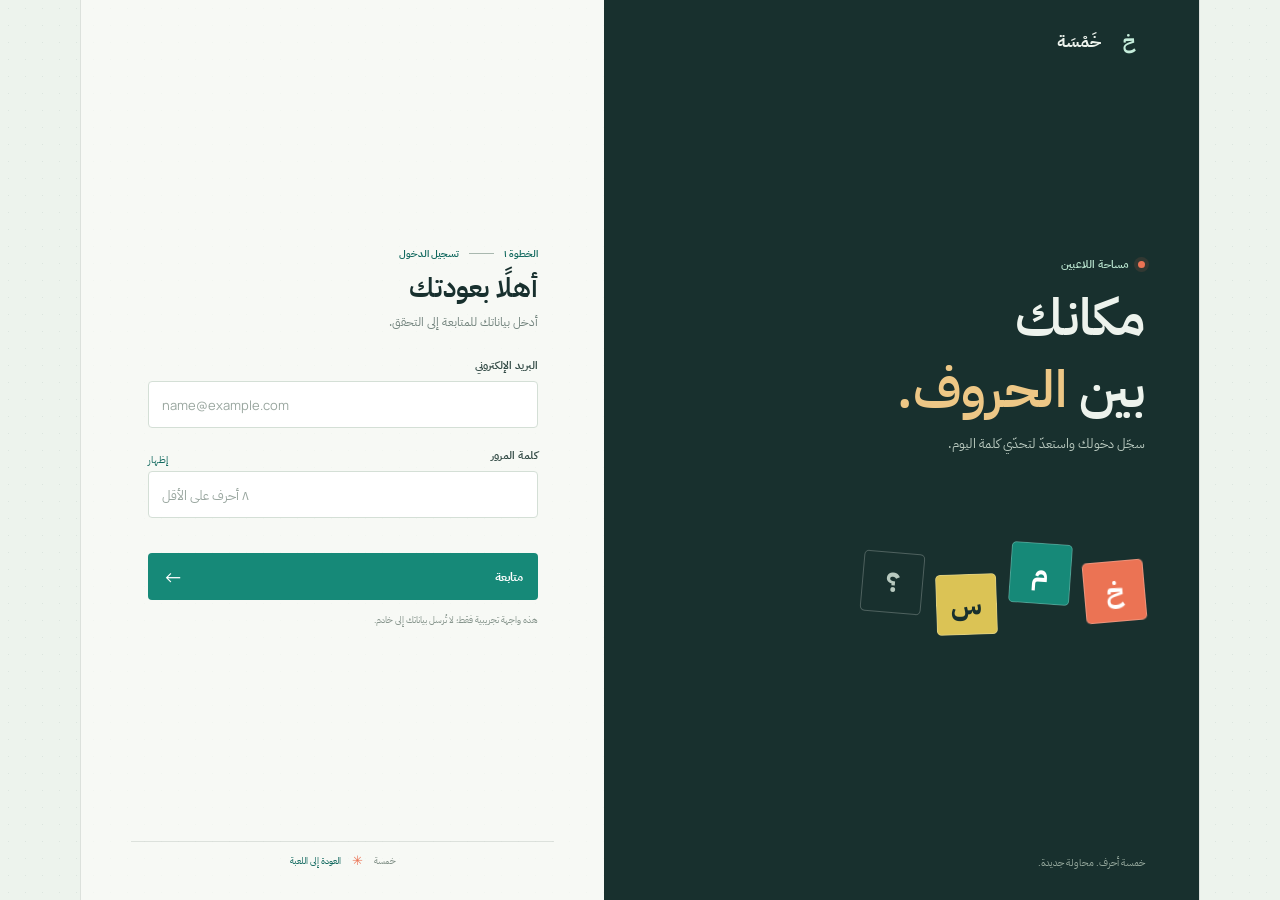
<file: login.htm>
<!DOCTYPE html>
<html lang="ar" dir="rtl">
<head>
    <meta charset="UTF-8">
    <meta name="viewport" content="width=device-width, initial-scale=1">
    <meta name="theme-color" content="#edf3ed">
    <meta name="description" content="تسجيل الدخول والتحقق التجريبي للعبة خمسة.">
    <title>تسجيل الدخول | خمسة</title>
    <link rel="stylesheet" href="kalima.css">
    <link rel="stylesheet" href="auth.css">
</head>
<body class="auth-page">
    <main class="auth-layout">
        <section class="auth-story" aria-labelledby="storyTitle">
            <a class="wordmark auth-wordmark" href="kalima.htm" aria-label="العودة إلى خمسة">
                <span class="wordmark-tile">خ</span><span>خَمْسَة</span>
            </a>
            <div class="story-content">
                <p class="eyebrow"><span class="today-dot"></span> مساحة اللاعبين</p>
                <h1 id="storyTitle">مكانك<br>بين <em>الحروف.</em></h1>
                <p class="story-copy">سجّل دخولك واستعدّ لتحدّي كلمة اليوم.</p>
                <div class="letter-art" aria-hidden="true">
                    <span class="letter-tile tile-coral">خ</span>
                    <span class="letter-tile tile-green">م</span>
                    <span class="letter-tile tile-yellow">س</span>
                    <span class="letter-tile tile-blank">؟</span>
                </div>
            </div>
            <p class="story-footer">خمسة أحرف. محاولة جديدة.</p>
        </section>

        <section class="auth-main" aria-label="تسجيل الدخول والتحقق">
            <div class="auth-form-wrap">
                <a class="mobile-wordmark wordmark" href="kalima.htm"><span class="wordmark-tile">خ</span><span>خَمْسَة</span></a>

                <form class="auth-form" id="loginForm" novalidate>
                    <p class="form-step">الخطوة ١ <span></span> تسجيل الدخول</p>
                    <h2>أهلًا بعودتك</h2>
                    <p class="form-description">أدخل بياناتك للمتابعة إلى التحقق.</p>

                    <label class="field-label" for="email">البريد الإلكتروني</label>
                    <input class="auth-input" id="email" name="email" type="email" autocomplete="email" placeholder="name@example.com" required>

                    <div class="password-label-row">
                        <label class="field-label" for="password">كلمة المرور</label>
                        <button class="text-button" id="togglePassword" type="button" aria-pressed="false">إظهار</button>
                    </div>
                    <input class="auth-input" id="password" name="password" type="password" autocomplete="current-password" minlength="8" placeholder="٨ أحرف على الأقل" required>

                    <p class="form-message" id="loginMessage" role="status" aria-live="polite"></p>
                    <button class="submit-button" type="submit">متابعة <span aria-hidden="true">←</span></button>
                    <p class="demo-note">هذه واجهة تجريبية فقط؛ لا تُرسل بياناتك إلى خادم.</p>
                </form>

                <form class="auth-form" id="verifyForm" hidden>
                    <button class="back-button" id="backToLogin" type="button" aria-label="العودة إلى تسجيل الدخول">→ <span>تعديل بيانات الدخول</span></button>
                    <p class="form-step">الخطوة ٢ <span></span> التحقق</p>
                    <h2>أدخل رمز التحقق</h2>
                    <p class="form-description">رمز من ٦ أرقام أُرسل إلى <strong id="emailPreview"></strong></p>

                    <label class="field-label" for="verificationCode">رمز التحقق</label>
                    <input class="auth-input code-input" id="verificationCode" name="code" type="text" inputmode="numeric" autocomplete="one-time-code" pattern="[0-9]{6}" maxlength="6" placeholder="٠ ٠ ٠ ٠ ٠ ٠" required>
                    <div class="demo-code"><span class="demo-code-mark" aria-hidden="true">i</span><p>وضع تجريبي: لا يُرسل بريد فعلي. استخدم الرمز <strong dir="ltr">123456</strong>.</p></div>

                    <p class="form-message" id="verifyMessage" role="status" aria-live="polite"></p>
                    <button class="submit-button" type="submit">تحقق وتابع <span aria-hidden="true">←</span></button>
                    <p class="demo-note">التحقق هنا محلي داخل المتصفح وليس حماية لحساب حقيقي.</p>
                </form>

                <section class="auth-form success-panel" id="successPanel" hidden aria-live="polite">
                    <span class="success-mark" aria-hidden="true">✓</span>
                    <p class="form-step">اكتمل التحقق التجريبي</p>
                    <h2>جاهز للتحدّي؟</h2>
                    <p class="form-description">تم قبول الرمز محليًا. لم يتم إنشاء جلسة دخول أو حساب.</p>
                    <a class="submit-button continue-link" href="kalima.htm">العودة إلى اللعبة <span aria-hidden="true">←</span></a>
                </section>
            </div>
            <footer class="auth-footer"><span>خمسة</span><span class="footer-asterisk">✳</span><a href="kalima.htm">العودة إلى اللعبة</a></footer>
        </section>
    </main>

    <script>
        (() => {
            const loginForm = document.getElementById('loginForm');
            const verifyForm = document.getElementById('verifyForm');
            const successPanel = document.getElementById('successPanel');
            const emailInput = document.getElementById('email');
            const passwordInput = document.getElementById('password');
            const codeInput = document.getElementById('verificationCode');
            const togglePassword = document.getElementById('togglePassword');

            togglePassword.addEventListener('click', () => {
                const isVisible = passwordInput.type === 'text';
                passwordInput.type = isVisible ? 'password' : 'text';
                togglePassword.textContent = isVisible ? 'إظهار' : 'إخفاء';
                togglePassword.setAttribute('aria-pressed', String(!isVisible));
            });

            loginForm.addEventListener('submit', event => {
                event.preventDefault();
                const message = document.getElementById('loginMessage');
                message.textContent = '';
                if (!loginForm.reportValidity()) return;

                document.getElementById('emailPreview').textContent = emailInput.value;
                loginForm.hidden = true;
                verifyForm.hidden = false;
                codeInput.focus();
            });

            document.getElementById('backToLogin').addEventListener('click', () => {
                verifyForm.hidden = true;
                loginForm.hidden = false;
                emailInput.focus();
            });

            codeInput.addEventListener('input', () => {
                codeInput.value = codeInput.value.replace(/[^0-9]/g, '').slice(0, 6);
                document.getElementById('verifyMessage').textContent = '';
            });

            verifyForm.addEventListener('submit', event => {
                event.preventDefault();
                const message = document.getElementById('verifyMessage');
                if (!verifyForm.reportValidity()) return;
                if (codeInput.value !== '123456') {
                    message.textContent = 'الرمز غير صحيح. جرّب الرمز التجريبي الموضّح أعلاه.';
                    codeInput.focus();
                    return;
                }

                verifyForm.hidden = true;
                successPanel.hidden = false;
            });
        })();
    </script>
</body>
</html>
</file>
<file: kalima.css>
@import url('https://fonts.googleapis.com/css2?family=IBM+Plex+Sans+Arabic:wght@400;500;600;700&family=Manrope:wght@500;600;700;800&display=swap');

:root {
    color-scheme: light;
    --paper: #edf3ed;
    --surface: #fbfcf8;
    --ink: #18302e;
    --muted: #72837d;
    --line: #dce6dd;
    --green: #168978;
    --green-dark: #12695f;
    --coral: #eb7354;
    --yellow: #dbc355;
    --gray: #87938e;
    font-family: 'IBM Plex Sans Arabic', Tahoma, sans-serif;
    font-synthesis: none;
    text-rendering: optimizeLegibility;
}

* { box-sizing: border-box; }

body {
    min-width: 320px;
    min-height: 100vh;
    margin: 0;
    color: var(--ink);
    background-color: var(--paper);
    background-image: radial-gradient(rgba(23, 64, 56, .075) .7px, transparent .7px);
    background-size: 17px 17px;
}

button, a { font: inherit; }
button { color: inherit; }
button:focus-visible, a:focus-visible { outline: 3px solid rgba(235, 115, 84, .55); outline-offset: 3px; }

.app-shell {
    width: min(1160px, calc(100% - 72px));
    min-height: 100vh;
    margin-inline: auto;
    display: flex;
    flex-direction: column;
}

.topbar {
    height: 78px;
    display: flex;
    align-items: center;
    justify-content: space-between;
    border-bottom: 1px solid rgba(24, 48, 46, .14);
}
.wordmark { display: inline-flex; align-items: center; gap: 10px; color: var(--ink); text-decoration: none; font-size: 17px; font-weight: 700; }
.wordmark-tile { width: 34px; height: 34px; display: grid; place-items: center; border-radius: 5px 5px 5px 1px; background: var(--ink); color: #c5eddb; font-size: 19px; transform: rotate(-4deg); }
.top-actions { display: flex; gap: 8px; }
.icon-button { width: 36px; height: 36px; display: grid; place-items: center; border: 1px solid var(--line); border-radius: 50%; background: rgba(251, 252, 248, .72); color: #4c615c; font-size: 16px; cursor: pointer; transition: .18s ease; }
.icon-button:hover { border-color: var(--green); color: var(--green-dark); background: var(--surface); }

main { flex: 1; }
.intro { min-height: 155px; display: flex; align-items: center; justify-content: space-between; gap: 24px; }
.eyebrow { display: flex; align-items: center; gap: 9px; margin: 0 0 8px; color: var(--green-dark); font-size: 11px; font-weight: 600; }
.today-dot { width: 7px; height: 7px; border-radius: 50%; background: var(--coral); box-shadow: 0 0 0 4px rgba(235, 115, 84, .12); }
.eyebrow-rule { width: 24px; height: 1px; margin-inline: 2px; background: #a9b8af; }
h1 { margin: 0; font-size: clamp(30px, 4vw, 43px); line-height: 1.35; font-weight: 600; }
h1 em { color: var(--green); font-style: normal; }
.intro-subtitle { margin: 4px 0 0; color: var(--muted); font-size: 13px; }
.intro-stamp { width: 93px; height: 93px; margin-inline-end: 19px; display: flex; align-items: center; justify-content: center; gap: 3px; border: 1px solid rgba(22, 137, 120, .45); border-radius: 50%; color: var(--green-dark); transform: rotate(-9deg); }
.intro-stamp > span { font: 800 43px 'Manrope', sans-serif; }
.intro-stamp small { font-size: 10px; line-height: 1.45; }

.mode-switch { width: fit-content; min-height: 43px; display: flex; align-items: stretch; gap: 5px; border-bottom: 1px solid #d4dfd6; }
.mode-tab { position: relative; min-width: 116px; padding: 0 13px 10px; border: 0; background: transparent; color: #74827c; font-size: 12px; cursor: pointer; }
.mode-tab::after { position: absolute; right: 11px; bottom: -1px; left: 11px; height: 2px; background: transparent; content: ''; transition: background .2s; }
.mode-tab.is-active { color: var(--ink); font-weight: 700; }
.mode-tab.is-active::after { background: var(--coral); }
.tab-spark { margin-inline-start: 5px; color: var(--coral); }

.play-layout { min-height: 540px; display: grid; grid-template-columns: minmax(450px, 1fr) 285px; gap: 54px; padding-block: 27px 38px; }
.puzzle-area { min-width: 0; display: flex; flex-direction: column; align-items: center; }
.puzzle-heading { width: min(100%, 490px); display: flex; align-items: flex-end; justify-content: space-between; margin-bottom: 12px; }
.section-index { color: var(--green); font-size: 10px; font-weight: 600; }
.puzzle-heading h2 { margin: 1px 0 0; font-size: 18px; font-weight: 600; }
.attempt-counter { display: grid; grid-template-columns: auto auto; align-items: baseline; column-gap: 4px; color: #74827c; }
.attempt-counter strong { grid-row: span 2; color: var(--ink); font: 700 17px 'Manrope', sans-serif; }
.attempt-counter > span { font: 500 11px 'Manrope', sans-serif; }
.attempt-counter small { grid-column: 1 / -1; text-align: left; font-size: 9px; }

.team-boards { width: 100%; display: grid; grid-template-columns: repeat(2, minmax(0, 1fr)); gap: 12px; }
.team-card { min-width: 0; padding: 10px 10px 5px; border: 1px solid #d5e0d7; border-radius: 6px; background: rgba(251, 252, 248, .56); transition: border-color .2s, background .2s, box-shadow .2s; }
.team-card.is-active { border-color: rgba(22, 137, 120, .72); background: var(--surface); box-shadow: 0 5px 20px rgba(30, 87, 73, .08); }
.team-heading { min-height: 29px; display: flex; align-items: center; gap: 6px; margin-bottom: 8px; }
.team-name-label { position: absolute; width: 1px; height: 1px; overflow: hidden; clip: rect(0, 0, 0, 0); white-space: nowrap; }
.team-name-input { min-width: 0; width: 100%; padding: 3px 5px; border: 1px solid transparent; border-radius: 3px; outline: 0; background: transparent; color: var(--ink); font-size: 11px; font-weight: 700; }
.team-name-input:focus { border-color: rgba(22, 137, 120, .45); background: #f1f7f1; }
.team-score { flex: none; color: #788980; font: 600 10px 'Manrope', 'IBM Plex Sans Arabic', sans-serif; direction: ltr; }
.team-card.is-active .team-score { color: var(--green-dark); }
.board { width: 100%; display: grid; gap: 5px; justify-content: center; direction: rtl; }
.guess-row { display: grid; grid-template-columns: repeat(5, 54px); gap: 6px; direction: rtl; }
.tile { width: 54px; aspect-ratio: 1; display: grid; place-items: center; border: 1px solid #cbd7ce; border-radius: 4px; background: rgba(251, 252, 248, .75); color: var(--ink); font-size: 25px; font-weight: 600; transition: border-color .12s, background .25s, color .25s; }
.tile.has-letter { border-color: #839b8f; animation: pop-in .12s ease-out; }
.tile.is-correct { border-color: var(--green); background: var(--green); color: #fff; animation: flip-in .45s var(--reveal-delay) both; }
.tile.is-present { border-color: var(--yellow); background: var(--yellow); color: #24302a; animation: flip-in .45s var(--reveal-delay) both; }
.tile.is-absent { border-color: var(--gray); background: var(--gray); color: #fff; animation: flip-in .45s var(--reveal-delay) both; }
.team-result { min-height: 20px; margin: 5px 0 0; color: #7c8b83; font-size: 9px; text-align: center; }
.team-card.is-active .team-result { color: var(--green-dark); font-weight: 600; }
.message-line { min-height: 27px; margin: 6px 0 3px; color: #65756f; font-size: 11px; text-align: center; }
.message-line.error { color: #b84b39; font-weight: 600; }
.message-line.success { color: var(--green-dark); font-weight: 700; }
.puzzle-actions { width: min(100%, 720px); min-height: 38px; display: flex; align-items: center; justify-content: space-between; gap: 12px; }
.share-button, .reset-button { min-height: 34px; padding: 0 13px; display: inline-flex; align-items: center; gap: 7px; border: 1px solid var(--green); border-radius: 4px; background: var(--green); color: white; font-size: 11px; font-weight: 600; cursor: pointer; transition: background .18s, transform .18s; }
.share-button:not(:disabled):hover, .reset-button:hover { transform: translateY(-1px); background: var(--green-dark); }
.share-button:disabled { border-color: #cbd7ce; background: #dce4dd; color: #8c9991; cursor: default; }
.share-button > span, .reset-button > span { font: 700 17px 'Manrope', sans-serif; }
.reset-button { border-color: var(--ink); background: var(--ink); }
.reset-button[hidden] { display: none; }
.daily-note { color: #809088; font-size: 10px; }

.keyboard { width: min(100%, 720px); margin-top: 14px; display: grid; gap: 7px; direction: rtl; }
.key-row { display: flex; justify-content: center; gap: 5px; }
.key { min-width: 0; height: 43px; flex: 1; padding: 0 2px; border: 0; border-radius: 4px; background: #dce5dd; color: #25413b; font-size: 15px; font-weight: 600; cursor: pointer; transition: background .14s, color .14s, transform .1s; }
.key:hover { background: #cbd9ce; }
.key:active { transform: scale(.95); }
.key-delete, .key-enter { flex: 1.55; background: #b9c9bf; font-size: 11px; }
.key.is-correct { background: var(--green); color: white; }
.key.is-present { background: var(--yellow); color: #263129; }
.key.is-absent { background: var(--gray); color: white; }

.side-rail { padding-inline-start: 31px; border-inline-start: 1px solid #d4dfd6; }
.daily-panel { padding: 2px 0 23px; border-bottom: 1px solid #d4dfd6; }
.panel-topline { display: flex; align-items: center; justify-content: space-between; }
.panel-kicker { color: var(--green-dark); font-size: 10px; font-weight: 600; }
.panel-mark { padding: 4px 7px; border-radius: 3px; background: #dcebe0; color: var(--green-dark); font: 700 10px 'Manrope', sans-serif; }
.daily-panel h2 { margin: 15px 0 7px; font-size: 23px; line-height: 1.5; font-weight: 600; }
.daily-panel h2 em { color: var(--green); font-style: normal; }
.daily-panel > p { margin: 0; color: var(--muted); font-size: 11px; line-height: 1.9; }
.countdown-row { margin-top: 23px; display: flex; align-items: center; justify-content: space-between; color: #73827c; font-size: 10px; }
.countdown-row strong { color: var(--ink); font: 700 13px 'Manrope', sans-serif; direction: ltr; }
.countdown-track { height: 3px; margin-top: 9px; overflow: hidden; background: #d7e1d8; }
.countdown-track span { width: 69%; height: 100%; display: block; background: var(--coral); }
.stats-panel { padding-top: 20px; }
.rail-heading { display: flex; align-items: center; justify-content: space-between; }
.rail-heading h2 { margin: 0; font-size: 16px; font-weight: 600; }
.streak-flame { color: var(--coral); font-size: 18px; }
.stats-grid { margin-block: 15px 20px; display: grid; grid-template-columns: repeat(3, 1fr); }
.stats-grid > div { display: grid; justify-items: center; gap: 1px; border-inline-start: 1px solid #d4dfd6; }
.stats-grid > div:first-child { border: 0; }
.stats-grid strong { font: 700 19px 'Manrope', 'IBM Plex Sans Arabic', sans-serif; }
.stats-grid span { color: #7d8b85; font-size: 9px; }
.distribution-title { margin-bottom: 7px; color: #73827c; font-size: 10px; }
.distribution { display: grid; gap: 3px; }
.distribution-row { height: 18px; display: grid; grid-template-columns: 13px 1fr 16px; align-items: center; gap: 5px; color: #87948d; font: 10px 'Manrope', 'IBM Plex Sans Arabic', sans-serif; }
.distribution-bar { width: var(--bar-width); min-width: 0; height: 15px; display: block; border-radius: 2px; background: #bdcdc1; transition: width .4s; }
.distribution-row strong { color: #53635b; font-size: 10px; font-weight: 500; }
.community-note { margin-top: 23px; padding: 13px 12px; display: flex; align-items: flex-start; gap: 9px; border-inline-start: 2px solid var(--coral); background: rgba(251, 252, 248, .6); }
.community-mark { color: var(--coral); }
.community-note p { margin: 0; color: #77867f; font-size: 10px; line-height: 1.8; }
.community-note strong { color: var(--ink); font-weight: 600; }

.page-footer { min-height: 58px; display: flex; align-items: center; justify-content: center; gap: 12px; border-top: 1px solid rgba(24, 48, 46, .14); color: #7a8982; font-size: 10px; }
.footer-asterisk { color: var(--coral); font-size: 14px; }
.toast { position: fixed; z-index: 4; right: 50%; bottom: 26px; max-width: calc(100% - 30px); padding: 11px 17px; border-radius: 4px; background: var(--ink); color: white; font-size: 12px; text-align: center; opacity: 0; pointer-events: none; transform: translate(50%, 8px); transition: opacity .2s, transform .2s; }
.toast.is-visible { opacity: 1; transform: translate(50%, 0); }
.copy-buffer { position: fixed; top: -100px; opacity: 0; }

.info-dialog { position: fixed; width: min(440px, calc(100% - 28px)); max-height: min(90vh, 700px); padding: 30px 30px 24px; overflow-y: auto; border: 1px solid #dce6dd; border-radius: 7px; background: var(--surface); color: var(--ink); box-shadow: 0 24px 80px rgba(20, 43, 39, .24); }
.info-dialog::backdrop { background: rgba(21, 41, 38, .46); backdrop-filter: blur(3px); }
.info-dialog form:first-child { position: absolute; top: 11px; left: 11px; }
.dialog-close { width: 30px; height: 30px; border: 0; border-radius: 50%; background: #edf3ed; color: #64766e; font-size: 21px; line-height: 1; cursor: pointer; }
.dialog-eyebrow { margin: 0 0 4px; color: var(--green); font-size: 10px; font-weight: 600; }
.info-dialog h2 { margin: 0 0 10px; font-size: 22px; line-height: 1.5; }
.info-dialog > p:not(.dialog-eyebrow):not(.dialog-footnote) { color: #64756d; font-size: 12px; line-height: 1.9; }
.example-row { display: flex; align-items: center; gap: 11px; margin-block: 8px; }
.example-tile { width: 34px; height: 34px; display: grid; place-items: center; border-radius: 3px; color: white; font-weight: 700; }
.example-tile.is-correct { background: var(--green); }
.example-tile.is-present { background: var(--yellow); color: #27332c; }
.example-tile.is-absent { background: var(--gray); }
.example-row p { margin: 0; color: #63746b; font-size: 11px; }
.dialog-footnote { margin: 18px 0; padding-top: 12px; border-top: 1px solid var(--line); color: #74847b; font-size: 10px; line-height: 1.8; }
.dialog-primary { min-height: 39px; padding-inline: 16px; border: 0; border-radius: 4px; background: var(--green); color: white; font-size: 11px; font-weight: 600; cursor: pointer; }
.modal-stats { margin-top: 18px; display: grid; grid-template-columns: repeat(3, 1fr); }
.modal-stats > div { display: grid; justify-items: center; gap: 2px; border-inline-start: 1px solid var(--line); }
.modal-stats > div:first-child { border: 0; }
.modal-stats strong { font: 700 25px 'Manrope', 'IBM Plex Sans Arabic', sans-serif; }
.modal-stats span { color: var(--muted); font-size: 10px; }

@keyframes pop-in { 50% { transform: scale(1.08); } }
@keyframes flip-in { 0% { transform: rotateX(0); } 45% { transform: rotateX(88deg); } 100% { transform: rotateX(0); } }

@media (min-width: 1500px) {
    .app-shell { width: min(1220px, calc(100% - 90px)); }
    .intro { min-height: 175px; }
    .play-layout { min-height: 590px; }
}

@media (max-width: 1100px) {
    .play-layout { grid-template-columns: minmax(0, 1fr) 250px; gap: 32px; }
    .guess-row { grid-template-columns: repeat(5, 46px); gap: 5px; }
    .tile { width: 46px; font-size: 22px; }
    .team-card { padding-inline: 7px; }
}

@media (max-width: 820px) {
    .app-shell { width: calc(100% - 38px); }
    .intro { min-height: 142px; }
    .play-layout { grid-template-columns: minmax(0, 1fr); gap: 27px; }
    .side-rail { padding: 20px 0 0; border-inline-start: 0; border-top: 1px solid #d4dfd6; }
    .guess-row { grid-template-columns: repeat(5, 52px); gap: 6px; }
    .tile { width: 52px; }
    .key { height: 40px; font-size: 13px; }
    .key-delete, .key-enter { font-size: 10px; }
}

@media (max-width: 640px) {
    .app-shell { width: calc(100% - 28px); }
    .topbar { height: 65px; }
    .intro { min-height: 132px; }
    .intro-stamp { width: 68px; height: 68px; margin-inline-end: 2px; }
    .intro-stamp > span { font-size: 32px; }
    .intro-stamp small { font-size: 8px; }
    .intro-subtitle { max-width: 300px; font-size: 11px; }
    .play-layout { min-height: unset; grid-template-columns: 1fr; gap: 28px; padding-block: 22px 27px; }
    .puzzle-area { width: 100%; }
    .puzzle-heading, .puzzle-actions { width: min(100%, 390px); }
    .team-boards { max-width: 390px; grid-template-columns: 1fr; gap: 10px; }
    .team-card { padding-inline: 10px; }
    .guess-row { grid-template-columns: repeat(5, min(13.5vw, 52px)); gap: 6px; }
    .tile { width: min(13.5vw, 52px); font-size: 23px; }
    .side-rail { padding: 21px 0 0; border-inline-start: 0; border-top: 1px solid #d4dfd6; }
    .daily-panel { padding-bottom: 17px; }
    .daily-panel h2 { margin-top: 9px; font-size: 20px; }
    .countdown-row { margin-top: 15px; }
    .countdown-track { display: none; }
    .stats-grid { margin-block: 13px; }
    .distribution { grid-template-columns: repeat(2, 1fr); column-gap: 18px; }
    .community-note { margin-top: 14px; }
    .page-footer { min-height: 51px; gap: 8px; font-size: 9px; }
}

@media (max-width: 390px) {
    .app-shell { width: calc(100% - 20px); }
    h1 { font-size: 29px; }
    .intro-stamp { width: 59px; height: 59px; }
    .intro-stamp > span { font-size: 27px; }
    .eyebrow { gap: 6px; font-size: 9px; }
    .guess-row { grid-template-columns: repeat(5, min(15vw, 48px)); gap: 5px; }
    .tile { width: min(15vw, 48px); font-size: 22px; }
    .keyboard { gap: 5px; }
    .key-row { gap: 3px; }
    .key { height: 39px; font-size: 12px; }
    .key-delete, .key-enter { font-size: 9px; }
    .puzzle-actions { gap: 6px; }
    .share-button, .reset-button { padding-inline: 9px; font-size: 10px; }
    .daily-note { font-size: 9px; }
}

@media (prefers-reduced-motion: reduce) {
    *, *::before, *::after { animation-duration: .01ms !important; animation-iteration-count: 1 !important; transition-duration: .01ms !important; scroll-behavior: auto !important; }
}
</file>
<file: auth.css>
.auth-page {
    min-height: 100vh;
    background-color: var(--paper);
}

.auth-layout {
    width: min(1120px, calc(100% - 64px));
    min-height: 100vh;
    margin-inline: auto;
    display: grid;
    grid-template-columns: minmax(0, 1fr) minmax(390px, .88fr);
    border-inline: 1px solid rgba(24, 48, 46, .12);
    background: rgba(251, 252, 248, .72);
}

.auth-story {
    min-height: 100vh;
    padding: 0 54px 30px;
    display: flex;
    flex-direction: column;
    justify-content: space-between;
    background: #18302e;
    color: #edf3ed;
}

.auth-wordmark { min-height: 82px; color: #edf3ed; }
.auth-wordmark .wordmark-tile { border-color: rgba(197, 237, 219, .38); background: transparent; }
.story-content { padding-block: 45px; }
.story-content .eyebrow { color: #b8e3ce; }
.story-content h1 { margin: 10px 0 8px; font-size: 52px; line-height: 1.38; }
.story-content h1 em { color: #edc786; }
.story-copy { margin: 0; color: #b9c9bf; font-size: 13px; }
.letter-art { height: 180px; margin-top: 48px; display: flex; align-items: center; gap: 13px; }
.letter-tile { width: 61px; aspect-ratio: 1; display: grid; place-items: center; border: 1px solid rgba(237, 243, 237, .25); border-radius: 5px; font-size: 27px; font-weight: 700; transform: rotate(-5deg); animation: tile-arrive .6s both; }
.letter-tile:nth-child(2) { transform: translateY(-18px) rotate(4deg); animation-delay: .08s; }
.letter-tile:nth-child(3) { transform: translateY(13px) rotate(-2deg); animation-delay: .16s; }
.letter-tile:nth-child(4) { transform: translateY(-9px) rotate(5deg); animation-delay: .24s; }
.tile-coral { background: #eb7354; color: white; }
.tile-green { background: #168978; color: white; }
.tile-yellow { background: #dbc355; color: #18302e; }
.tile-blank { color: #b8c9bf; }
.story-footer { margin: 0; color: #93a69b; font-size: 10px; }

.auth-main { min-height: 100vh; padding: 34px 50px 20px; display: flex; flex-direction: column; justify-content: space-between; }
.auth-form-wrap { width: min(100%, 390px); margin: auto; padding-block: 40px; }
.auth-form[hidden], .success-panel[hidden] { display: none; }
.mobile-wordmark { display: none; }
.form-step { margin: 0 0 7px; display: flex; align-items: center; gap: 10px; color: var(--green-dark); font-size: 10px; font-weight: 600; }
.form-step span { width: 25px; height: 1px; background: #a9b8af; }
.auth-form h2 { margin: 0; font-size: 27px; line-height: 1.5; font-weight: 600; }
.form-description { margin: 3px 0 24px; color: var(--muted); font-size: 12px; line-height: 1.8; }
.form-description strong { color: var(--ink); direction: ltr; unicode-bidi: plaintext; overflow-wrap: anywhere; }
.field-label { display: block; margin: 0 0 7px; color: #314944; font-size: 11px; font-weight: 600; }
.auth-input { width: 100%; height: 47px; margin-bottom: 19px; padding: 0 13px; border: 1px solid #d4dfd6; border-radius: 4px; outline: none; background: #fff; color: var(--ink); font: 13px 'Manrope', 'IBM Plex Sans Arabic', sans-serif; direction: ltr; text-align: left; transition: border-color .18s, box-shadow .18s; }
.auth-input::placeholder { color: #99a69f; }
.auth-input:focus { border-color: var(--green); box-shadow: 0 0 0 3px rgba(22, 137, 120, .1); }
.password-label-row { display: flex; align-items: center; justify-content: space-between; }
.text-button, .back-button { padding: 0; border: 0; background: none; color: var(--green-dark); font-size: 10px; cursor: pointer; }
.submit-button { width: 100%; min-height: 47px; padding-inline: 15px; display: flex; align-items: center; justify-content: space-between; border: 0; border-radius: 4px; background: var(--green); color: #fff; font-size: 12px; font-weight: 700; text-decoration: none; cursor: pointer; transition: background .18s, transform .18s; }
.submit-button:hover { transform: translateY(-1px); background: var(--green-dark); }
.submit-button span { font: 20px 'Manrope', sans-serif; }
.form-message { min-height: 18px; margin: -7px 0 5px; color: #b84b39; font-size: 10px; }
.demo-note { margin: 13px 0 0; color: #87958d; font-size: 9px; line-height: 1.7; }
.back-button { margin-bottom: 22px; display: inline-flex; align-items: center; gap: 8px; }
.back-button:first-letter { font-size: 18px; }
.code-input { font-size: 21px; font-weight: 700; letter-spacing: 8px; text-align: center; }
.demo-code { margin: -5px 0 18px; padding: 10px 12px; display: flex; align-items: flex-start; gap: 9px; border-inline-start: 2px solid var(--coral); background: #f3f5ed; }
.demo-code-mark { width: 17px; height: 17px; flex: none; display: grid; place-items: center; border-radius: 50%; background: #dcebe0; color: var(--green-dark); font: 700 11px 'Manrope', sans-serif; }
.demo-code p { margin: 0; color: #66776e; font-size: 10px; line-height: 1.8; }
.demo-code strong { color: var(--ink); font: 700 13px 'Manrope', sans-serif; letter-spacing: 1px; }
.success-panel { text-align: right; }
.success-mark { width: 52px; height: 52px; margin-bottom: 24px; display: grid; place-items: center; border-radius: 50%; background: #dcebe0; color: var(--green-dark); font: 700 25px 'Manrope', sans-serif; }
.continue-link { margin-top: 28px; }
.auth-footer { min-height: 39px; display: flex; align-items: center; justify-content: center; gap: 11px; border-top: 1px solid rgba(24, 48, 46, .12); color: #819087; font-size: 9px; }
.auth-footer a { color: var(--green-dark); text-decoration: none; }
.auth-footer a:hover { text-decoration: underline; }
.auth-footer .footer-asterisk { color: var(--coral); font-size: 13px; }

@keyframes tile-arrive { from { opacity: 0; transform: translateY(10px) rotate(0); } to { opacity: 1; } }

@media (max-width: 760px) {
    .auth-layout { width: min(100%, 540px); min-height: 100vh; display: block; border: 0; }
    .auth-story { display: none; }
    .auth-main { min-height: 100vh; padding: 18px 25px 14px; }
    .auth-form-wrap { padding-block: 22px; }
    .mobile-wordmark { min-height: 52px; margin-bottom: 28px; display: inline-flex; }
    .mobile-wordmark .wordmark-tile { width: 32px; height: 32px; }
    .auth-form h2 { font-size: 25px; }
}

@media (max-width: 380px) {
    .auth-main { padding-inline: 19px; }
    .auth-form-wrap { padding-block: 12px; }
    .auth-input { height: 44px; }
}

@media (prefers-reduced-motion: reduce) {
    *, *::before, *::after { animation-duration: .01ms !important; animation-iteration-count: 1 !important; transition-duration: .01ms !important; }
}
</file>
